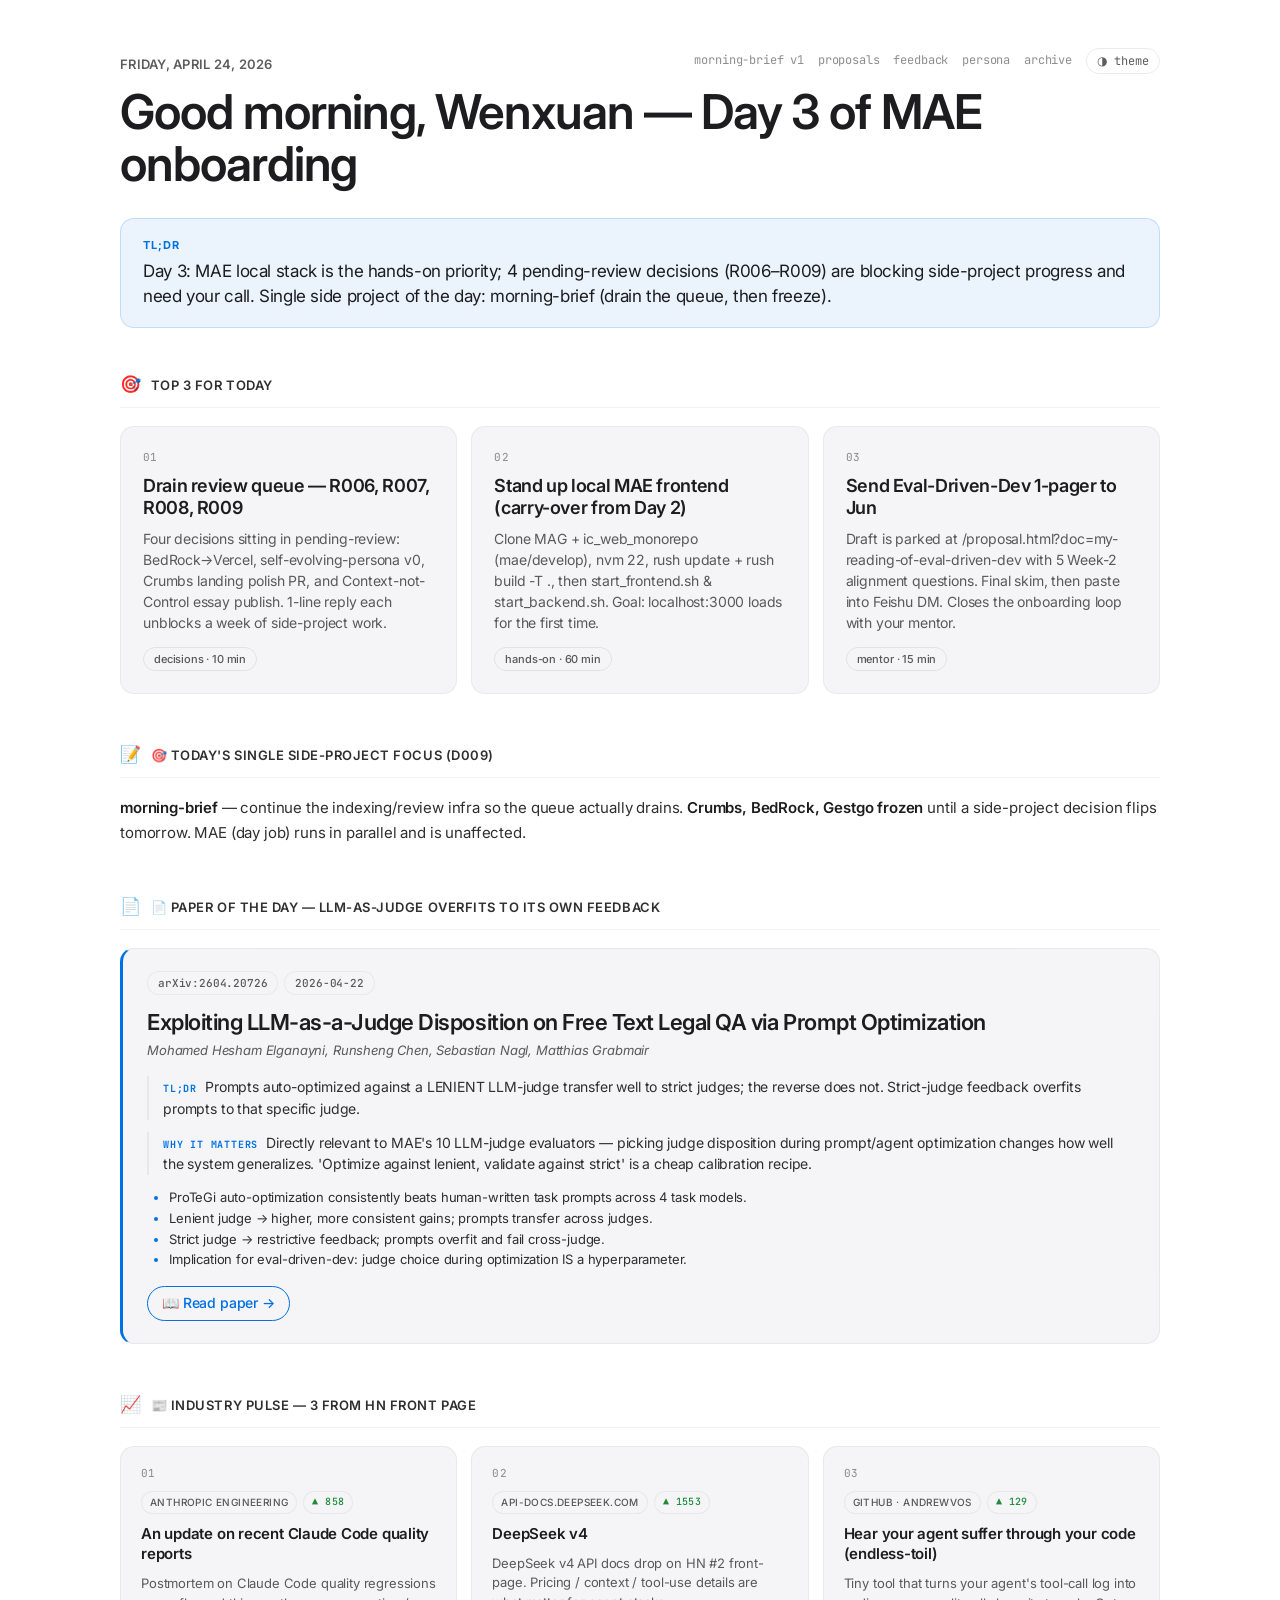
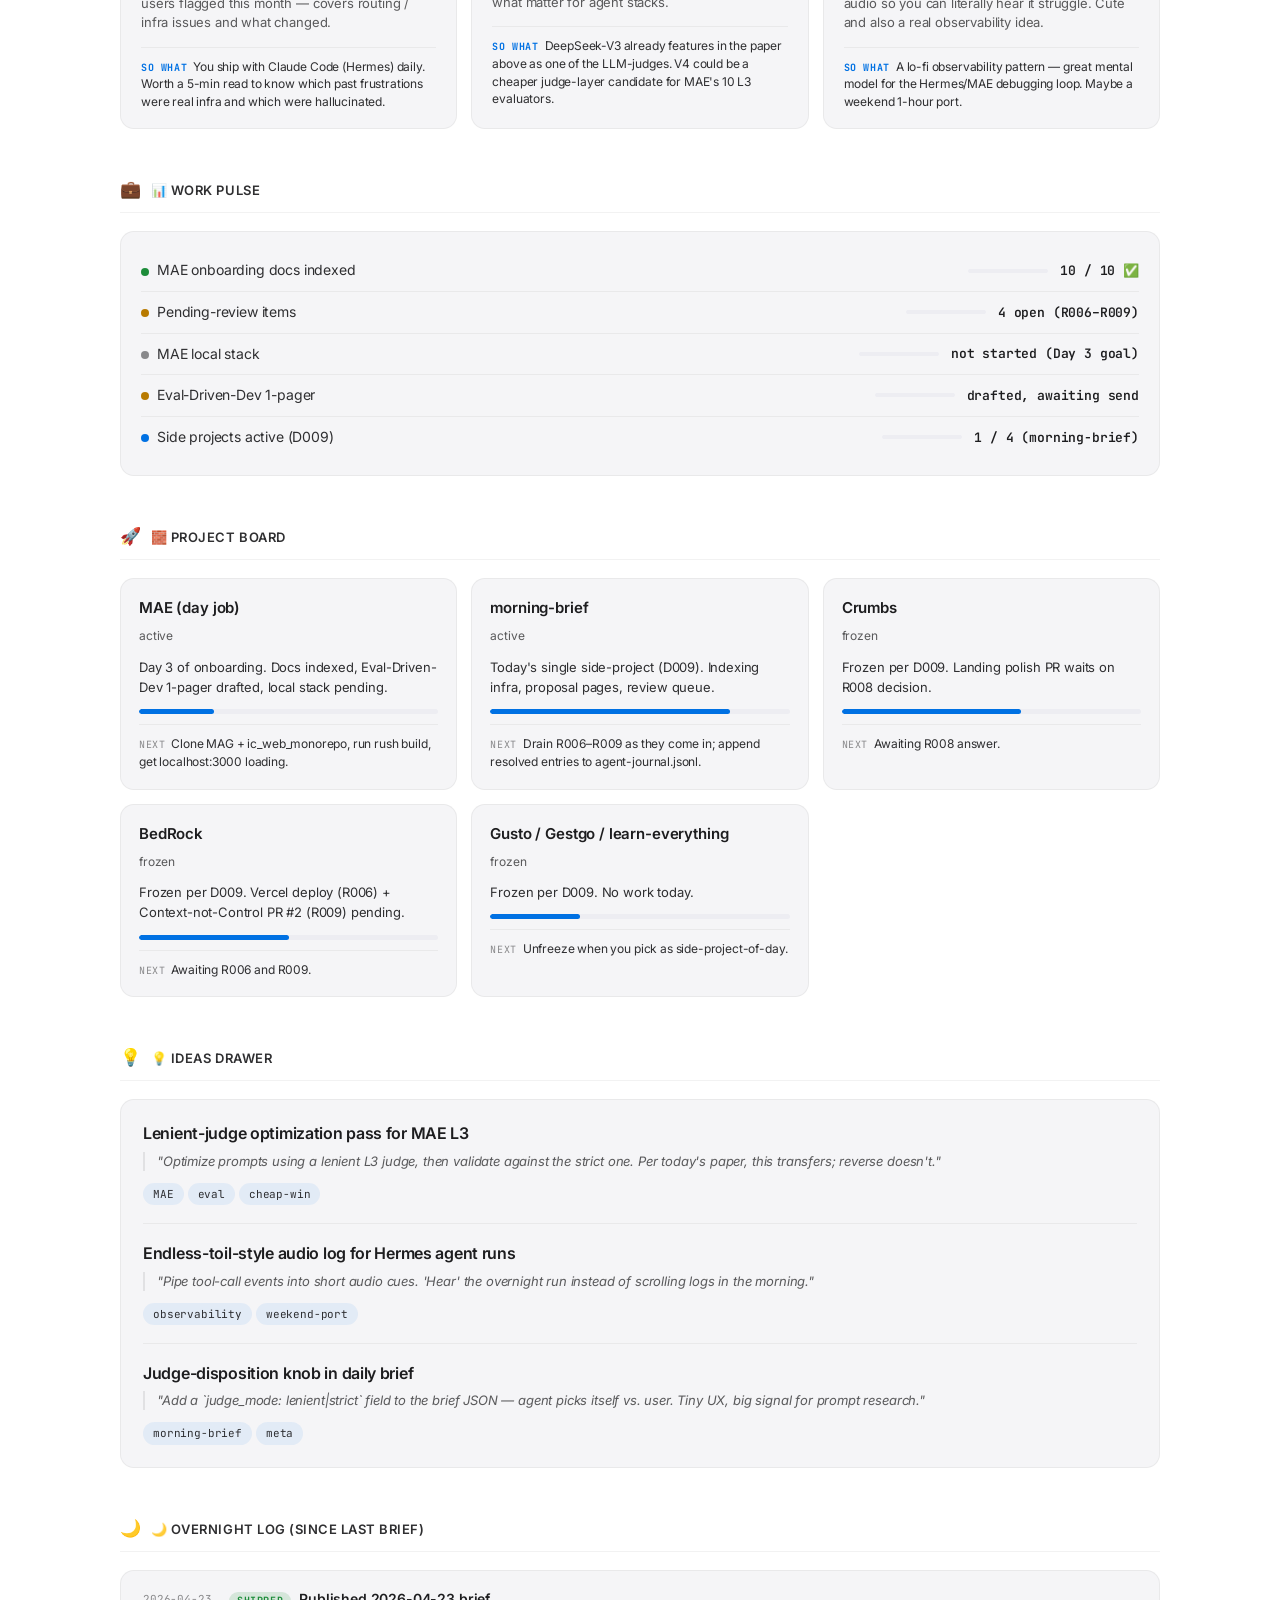
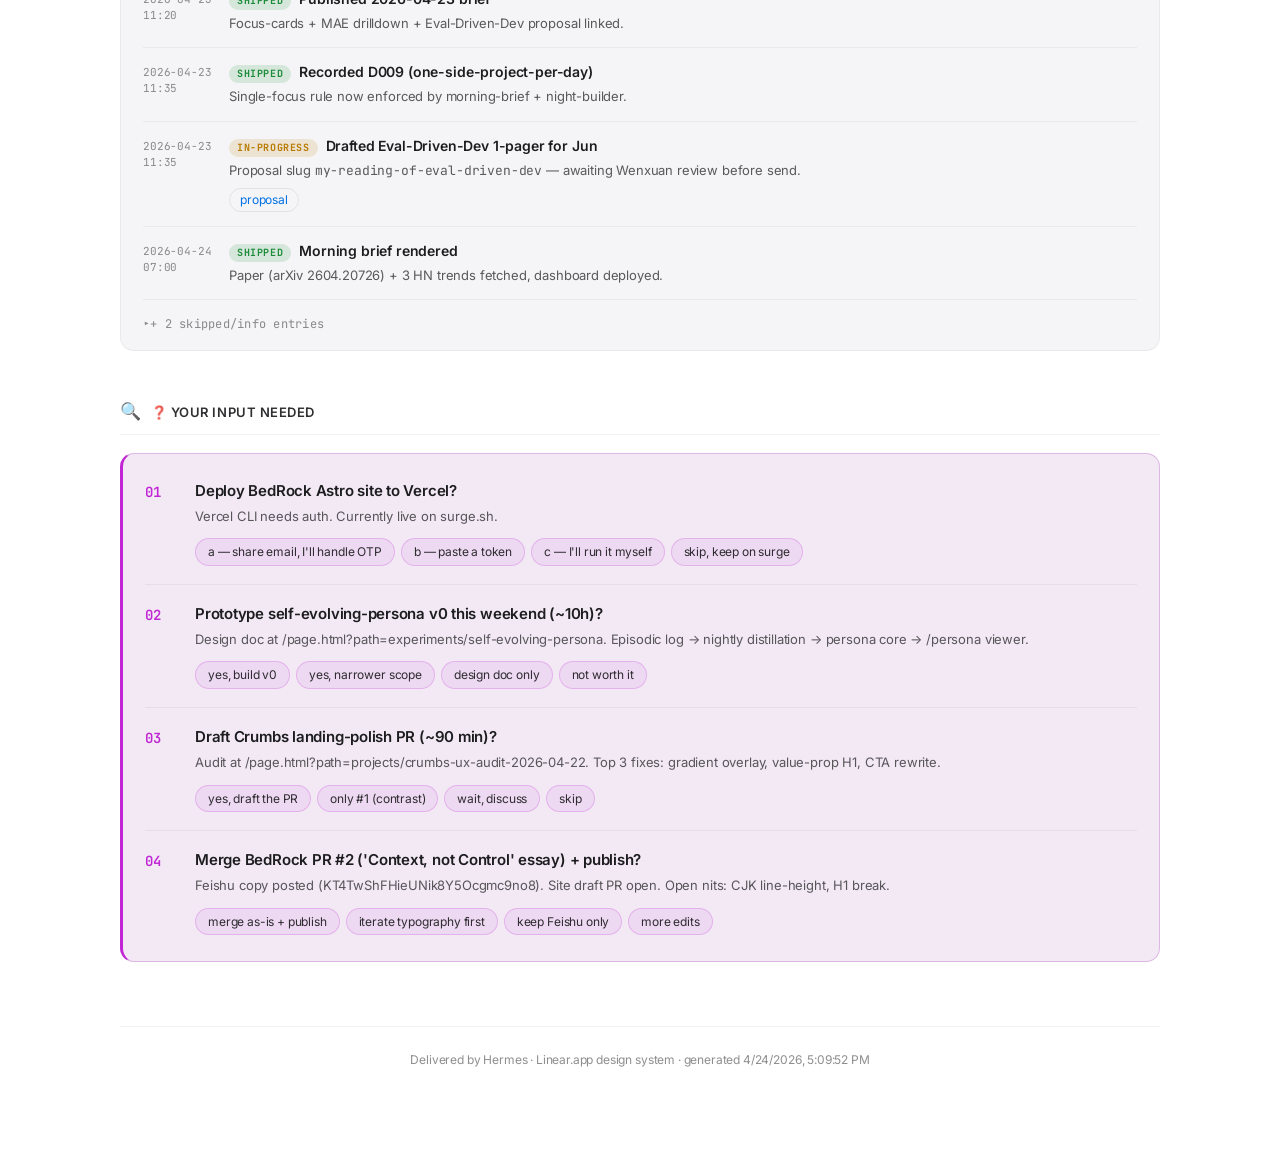
<file: index.html>
<!DOCTYPE html>
<html lang="en">
<head>
<meta charset="UTF-8">
<meta name="viewport" content="width=device-width, initial-scale=1.0">
<meta name="description" content="Wenxuan's daily morning brief — Top 3 focus, paper of the day, industry pulse, project board, and pending decisions. Self-updating dashboard.">
<meta property="og:title" content="Morning Brief — Wenxuan">
<meta property="og:description" content="Daily Top-3 focus, paper of the day, HN pulse, project board, pending review queue.">
<meta property="og:type" content="website">
<meta property="og:url" content="https://taylorblue123.github.io/morning-brief/">
<meta name="theme-color" content="#0d0e10">
<title>Morning Brief</title>
<link rel="icon" href="data:image/svg+xml,%3Csvg xmlns='http://www.w3.org/2000/svg' viewBox='0 0 100 100'%3E%3Ctext y='.9em' font-size='90'%3E🌅%3C/text%3E%3C/svg%3E">
<link href="https://fonts.googleapis.com/css2?family=Inter:wght@300;400;500;600&family=JetBrains+Mono:wght@400;500&display=swap" rel="stylesheet">
<link rel="stylesheet" href="./assets/style.css">
</head>
<body>
<div class="container">
  <div id="root"><div class="loading">loading latest brief…</div></div>
</div>
<script src="./assets/render.js"></script>
</body>
</html>
</file>
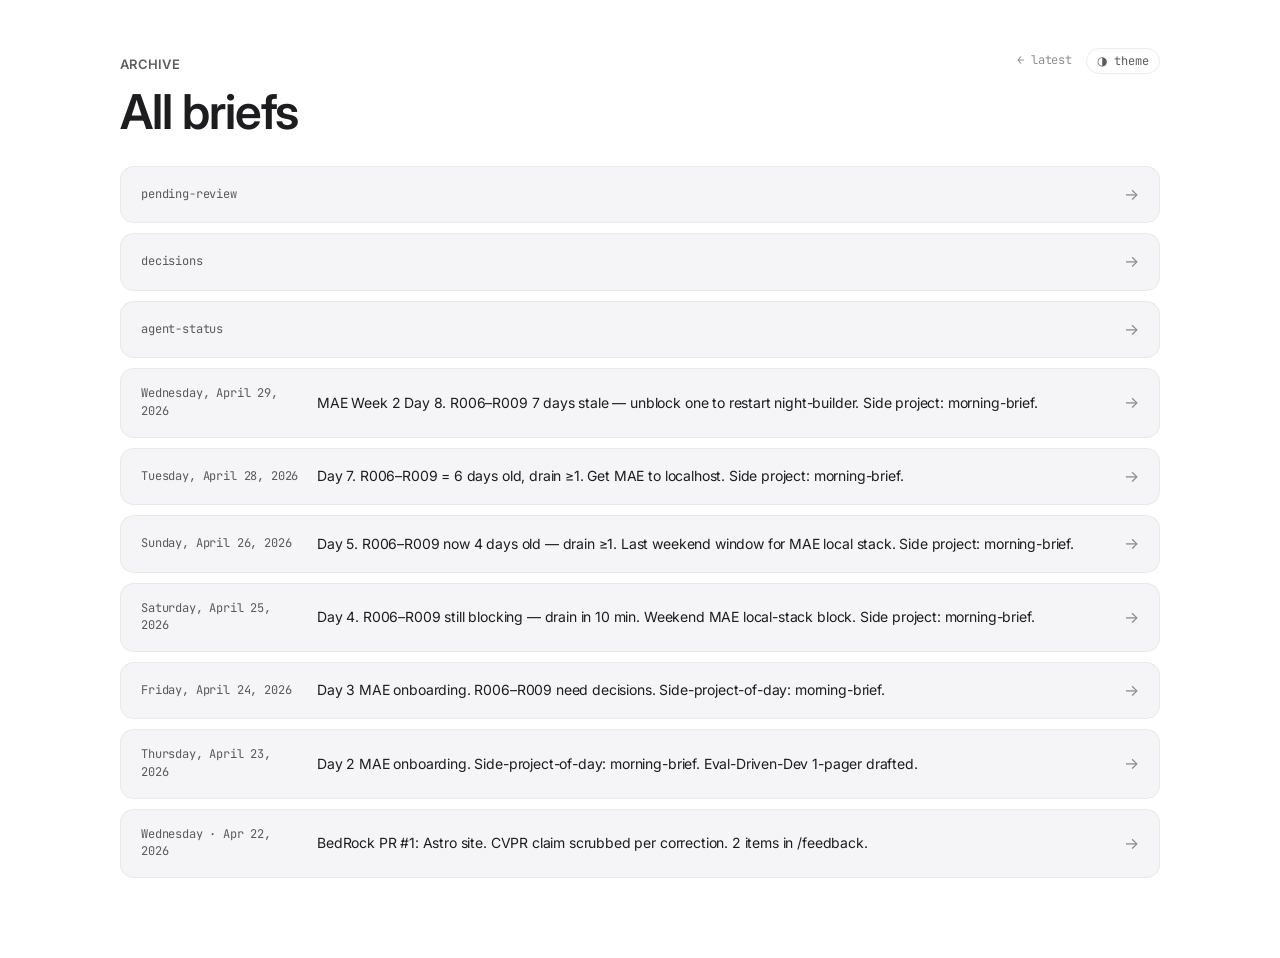
<file: archive.html>
<!DOCTYPE html>
<html lang="en">
<head>
<meta charset="UTF-8">
<meta name="viewport" content="width=device-width, initial-scale=1.0">
<title>Morning Brief — Archive</title>
<link rel="icon" href="data:image/svg+xml,%3Csvg xmlns='http://www.w3.org/2000/svg' viewBox='0 0 100 100'%3E%3Ctext y='.9em' font-size='90'%3E🌅%3C/text%3E%3C/svg%3E">
<link href="https://fonts.googleapis.com/css2?family=Inter:wght@300;400;500;600&family=JetBrains+Mono:wght@400;500&display=swap" rel="stylesheet">
<link rel="stylesheet" href="./assets/style.css">
<script>(function(){const s=localStorage.getItem("morningbrief.theme");if(s==="light"||s==="dark")document.documentElement.setAttribute("data-theme",s);})();</script>
</head>
<body>
<div class="container">
  <div class="header">
    <div class="date-line">Archive</div>
    <div class="stamp">
      <a href="./index.html">← latest</a>
      <button class="theme-toggle" onclick="(function(){const c=document.documentElement.getAttribute('data-theme');const os=matchMedia('(prefers-color-scheme: dark)').matches?'dark':'light';const n=c?(c==='dark'?'light':'dark'):(os==='dark'?'light':'dark');document.documentElement.setAttribute('data-theme',n);localStorage.setItem('morningbrief.theme',n);})()">◑ theme</button>
    </div>
  </div>
  <h1>All briefs</h1>
  <div id="list"><div class="loading">loading…</div></div>
</div>
<script>
const esc = s => String(s ?? "").replace(/[&<>"']/g, c => ({"&":"&amp;","<":"&lt;",">":"&gt;","\"":"&quot;","'":"&#39;"}[c]));
fetch("./data/index.json", { cache: "no-cache" })
  .then(r => r.json())
  .then(idx => {
    const items = (idx.briefs || []).sort((a,b) => b.date.localeCompare(a.date));
    document.getElementById("list").innerHTML = items.length === 0
      ? `<div class="loading">No briefs yet.</div>`
      : `<div class="archive-list">${items.map(b => `
          <a class="archive-item" href="./index.html?date=${esc(b.date)}">
            <span class="archive-date">${esc(b.date_display || b.date)}</span>
            <span class="archive-tldr">${esc(b.tldr_short || b.tldr || "")}</span>
            <span class="archive-arrow">→</span>
          </a>`).join("")}</div>`;
  })
  .catch(e => {
    document.getElementById("list").innerHTML = `<div class="error">Could not load archive: ${esc(e.message)}</div>`;
  });
</script>
</body>
</html>
</file>
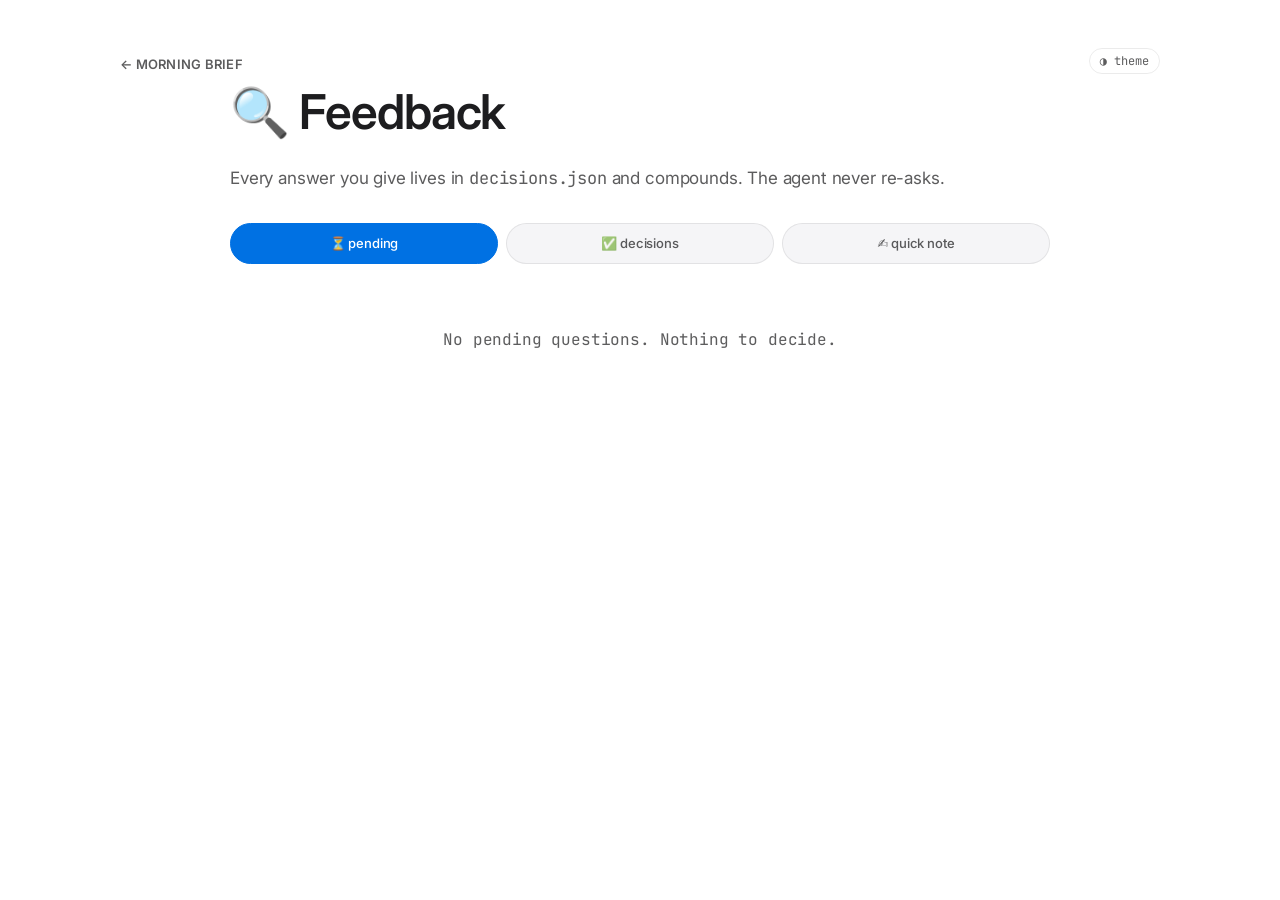
<file: feedback.html>
<!DOCTYPE html>
<html lang="en">
<head>
<meta charset="UTF-8">
<meta name="viewport" content="width=device-width, initial-scale=1.0">
<title>Feedback · Morning Brief</title>
<link rel="icon" href="data:image/svg+xml,%3Csvg xmlns='http://www.w3.org/2000/svg' viewBox='0 0 100 100'%3E%3Ctext y='.9em' font-size='90'%3E🔍%3C/text%3E%3C/svg%3E">
<link href="https://fonts.googleapis.com/css2?family=Inter:wght@300;400;500;600&family=JetBrains+Mono:wght@400;500&display=swap" rel="stylesheet">
<link rel="stylesheet" href="./assets/style.css">
<script>(function(){const s=localStorage.getItem("morningbrief.theme");if(s)document.documentElement.setAttribute("data-theme",s);})();</script>
<style>
  .fb-hero { max-width: 820px; margin: 0 auto 32px; }
  .fb-tabs { display: flex; gap: 8px; margin-bottom: 24px; max-width: 820px; margin-left: auto; margin-right: auto; }
  .fb-tab { flex: 1; text-align: center; padding: 10px 14px; border: 1px solid var(--border); border-radius: var(--radius-pill); font-size: 13px; font-weight: 510; color: var(--text-3); cursor: pointer; background: var(--bg-alt); transition: all 0.15s; }
  .fb-tab.active { background: var(--accent); color: #fff; border-color: var(--accent); }
  .fb-body { max-width: 820px; margin: 0 auto; }
  .fb-section { display: none; }
  .fb-section.active { display: block; }
  .decision-card { background: var(--bg-alt); border: 1px solid var(--border-subtle); border-radius: var(--radius-card); padding: 18px 20px; margin: 10px 0; }
  .decision-id { font-family: var(--font-mono); font-size: 11px; color: var(--accent); font-weight: 700; letter-spacing: 0.06em; }
  .decision-topic { font-family: var(--font-display); font-size: 16px; font-weight: 600; color: var(--text); margin: 4px 0; letter-spacing: -0.015em; }
  .decision-q { font-size: 13px; color: var(--text-3); font-style: italic; }
  .decision-choice { margin-top: 10px; padding: 10px 12px; background: var(--accent-soft); border-left: 3px solid var(--accent); border-radius: var(--radius-small); }
  .decision-choice-label { font-size: 10px; font-weight: 700; color: var(--accent); text-transform: uppercase; letter-spacing: 0.06em; margin-bottom: 2px; font-family: var(--font-mono); }
  .decision-choice-text { font-size: 14px; color: var(--text); font-weight: 510; }
  .decision-detail { font-size: 13px; color: var(--text-2); margin-top: 6px; line-height: 1.5; }
  .decision-source { margin-top: 8px; font-size: 11px; color: var(--text-4); font-family: var(--font-mono); }
  .pending-card { background: color-mix(in srgb, var(--rose) 5%, var(--bg-alt)); border: 1px solid color-mix(in srgb, var(--rose) 20%, var(--border-subtle)); border-left: 3px solid var(--rose); border-radius: var(--radius-card); padding: 18px 20px; margin: 10px 0; }
  .pending-q { font-family: var(--font-display); font-size: 16px; font-weight: 600; color: var(--text); margin-bottom: 6px; }
  .pending-ctx { font-size: 13px; color: var(--text-3); line-height: 1.5; margin-bottom: 12px; }
  .pending-opts { display: flex; flex-wrap: wrap; gap: 6px; }
  .pending-opt { padding: 6px 14px; border-radius: var(--radius-pill); border: 1px solid color-mix(in srgb, var(--rose) 22%, var(--border)); background: transparent; color: var(--text-2); font-size: 12px; cursor: pointer; transition: all 0.15s; font-family: var(--font-body); }
  .pending-opt:hover { background: var(--rose); color: #fff; border-color: var(--rose); }
  .pending-opt.selected { background: var(--rose); color: #fff; border-color: var(--rose); }
  .quick-note {
    width: 100%; background: var(--bg-alt); border: 1px solid var(--border-subtle);
    border-radius: var(--radius-card); padding: 14px 16px; font-family: var(--font-body);
    font-size: 14px; color: var(--text); margin-top: 12px; resize: vertical; min-height: 90px;
  }
  .quick-note:focus { outline: 2px solid var(--accent); outline-offset: -2px; border-color: transparent; }
  .fb-submit-bar {
    display: flex; gap: 10px; align-items: center; flex-wrap: wrap;
    margin-top: 18px; padding: 16px 18px;
    background: var(--bg-alt); border: 1px solid var(--border-subtle);
    border-radius: var(--radius-card);
  }
  .fb-btn { padding: 8px 20px; border-radius: var(--radius-pill); border: 1px solid var(--accent); background: var(--accent); color: #fff; font-family: var(--font-body); font-size: 14px; font-weight: 510; cursor: pointer; transition: all 0.15s; }
  .fb-btn:hover { background: var(--accent-hover); border-color: var(--accent-hover); }
  .fb-btn.ghost { background: transparent; color: var(--accent); }
  .fb-btn.ghost:hover { background: var(--accent); color: #fff; }
  .fb-hint { font-size: 12px; color: var(--text-3); }

  /* Sticky submit bar */
  .sticky-submit {
    position: fixed; bottom: 0; left: 0; right: 0; z-index: 100;
    background: var(--bg); border-top: 2px solid var(--accent);
    padding: 14px 20px; display: none; align-items: center; justify-content: center; gap: 14px;
    box-shadow: 0 -4px 20px rgba(0,0,0,0.12);
    animation: slideUp 0.25s ease-out;
  }
  .sticky-submit.visible { display: flex; }
  .sticky-submit .pick-count { font-size: 14px; font-weight: 600; color: var(--text); }
  .sticky-submit .pick-count span { color: var(--accent); }
  .sticky-submit .fb-btn { font-size: 15px; padding: 10px 28px; }
  .sticky-submit .fb-btn.primary { background: var(--rose); border-color: var(--rose); }
  .sticky-submit .fb-btn.primary:hover { filter: brightness(1.1); }
  .sticky-submit .status-msg { font-size: 13px; color: var(--text-3); }
  @keyframes slideUp { from { transform: translateY(100%); } to { transform: translateY(0); } }
  /* Pad bottom so sticky bar doesn't cover content */
  .fb-body { padding-bottom: 80px; }
</style>
</head>
<body>
<div class="container">
  <div class="header">
    <a class="date-line" href="./index.html" style="text-decoration:none">← morning brief</a>
    <div class="stamp"><button class="theme-toggle" onclick="(function(){const c=document.documentElement.getAttribute('data-theme');const os=matchMedia('(prefers-color-scheme: dark)').matches?'dark':'light';const n=c?(c==='dark'?'light':'dark'):(os==='dark'?'light':'dark');document.documentElement.setAttribute('data-theme',n);localStorage.setItem('morningbrief.theme',n);})()">◑ theme</button></div>
  </div>

  <div class="fb-hero">
    <h1>🔍 Feedback</h1>
    <div style="font-size:17px;color:var(--text-3);margin-top:8px;line-height:1.5;">
      Every answer you give lives in <code>decisions.json</code> and compounds. The agent never re-asks.
    </div>
  </div>

  <div class="fb-tabs">
    <div class="fb-tab active" data-tab="pending">⏳ pending</div>
    <div class="fb-tab" data-tab="decisions">✅ decisions</div>
    <div class="fb-tab" data-tab="note">✍️ quick note</div>
  </div>

  <div class="fb-body">
    <div id="tab-pending" class="fb-section active">
      <div id="pending-list"><div class="loading">loading…</div></div>
    </div>

    <div id="tab-decisions" class="fb-section">
      <div id="decisions-list"><div class="loading">loading…</div></div>
    </div>

    <div id="tab-note" class="fb-section">
      <div class="decision-card">
        <div class="decision-topic">Send a quick note to tomorrow's brief</div>
        <div class="decision-q">Any idea, correction, or feature ask. The agent will pick this up on the next run.</div>
        <textarea id="quick-note" class="quick-note" placeholder="e.g. prefer green bars over amber · add a weather block · Gestgo needs a landing page"></textarea>
        <div class="fb-submit-bar">
          <button class="fb-btn" id="submit-gh">📮 Submit via GitHub (1-click, real)</button>
          <button class="fb-btn" id="copy-reply">Copy as chat reply</button>
          <button class="fb-btn ghost" id="clear-all">Clear all picks</button>
          <span class="fb-hint">Submit opens a prefilled GitHub Issue — the agent picks it up within ~10 min and writes to decisions.json.</span>
        </div>
      </div>
    </div>
  </div>
</div>

<!-- Sticky submit bar -->
<div class="sticky-submit" id="sticky-bar">
  <div class="pick-count"><span id="pick-num">0</span> pick(s) selected</div>
  <button class="fb-btn primary" id="sticky-submit-gh">📮 Submit via GitHub Issue</button>
  <button class="fb-btn" id="sticky-copy">📋 Copy for Feishu</button>
  <button class="fb-btn ghost" id="sticky-clear">✕ Clear</button>
  <div class="status-msg" id="sticky-status"></div>
</div>

<script>
const esc = s => String(s ?? "").replace(/[&<>"']/g, c => ({"&":"&amp;","<":"&lt;",">":"&gt;","\"":"&quot;","'":"&#39;"}[c]));
const PICKS_KEY = "morningbrief.picks";

function loadPicks() { try { return JSON.parse(localStorage.getItem(PICKS_KEY) || "{}"); } catch(e) { return {}; } }
function savePicks(p) { localStorage.setItem(PICKS_KEY, JSON.stringify(p)); updateStickyBar(); }

function updateStickyBar() {
  const picks = loadPicks();
  const note = document.getElementById("quick-note")?.value?.trim() || "";
  const count = Object.keys(picks).length + (note ? 1 : 0);
  const bar = document.getElementById("sticky-bar");
  const num = document.getElementById("pick-num");
  num.textContent = Object.keys(picks).length;
  bar.classList.toggle("visible", count > 0);
}

function buildFeedbackText(markdown) {
  const picks = loadPicks();
  const note = document.getElementById("quick-note")?.value?.trim() || "";
  const lines = [];
  if (Object.keys(picks).length) {
    lines.push(markdown ? "## Feedback picks" : "Feedback:");
    lines.push("");
    Object.entries(picks).forEach(([id, choice]) => lines.push(markdown ? `- **${id}**: ${choice}` : `- ${id}: ${choice}`));
  }
  if (note) { lines.push(""); lines.push(markdown ? "## Note" : "Note:"); lines.push(""); lines.push(note); }
  return lines;
}

async function fetchJSON(url) {
  const r = await fetch(url + `?t=${Date.now()}`, { cache: "no-store" });
  if (!r.ok) throw new Error(`HTTP ${r.status}`);
  return r.json();
}

async function renderPending() {
  const el = document.getElementById("pending-list");
  try {
    const d = await fetchJSON("./data/pending-review.json");
    const items = d.items || [];
    if (items.length === 0) {
      el.innerHTML = `<div class="loading" style="padding:40px 20px;">No pending questions. Nothing to decide.</div>`;
      return;
    }
    const picks = loadPicks();
    el.innerHTML = items.map(it => `
      <div class="pending-card" data-qid="${esc(it.id)}">
        <div class="decision-id">${esc(it.id)} · ${esc(it.topic || "")}</div>
        <div class="pending-q">${esc(it.question)}</div>
        ${it.context ? `<div class="pending-ctx">${esc(it.context)}</div>` : ""}
        <div class="pending-opts">
          ${(it.options || []).map(o => `<button class="pending-opt ${picks[it.id] === o ? "selected" : ""}" data-opt="${esc(o)}">${esc(o)}</button>`).join("")}
        </div>
      </div>
    `).join("");
    el.querySelectorAll(".pending-opt").forEach(btn => {
      btn.addEventListener("click", (e) => {
        const card = btn.closest(".pending-card");
        const qid = card.dataset.qid;
        card.querySelectorAll(".pending-opt").forEach(b => b.classList.remove("selected"));
        btn.classList.add("selected");
        const picks = loadPicks();
        picks[qid] = btn.dataset.opt;
        savePicks(picks);
      });
    });
  } catch (e) {
    el.innerHTML = `<div class="error">Could not load pending: ${esc(e.message)}</div>`;
  }
}

async function renderDecisions() {
  const el = document.getElementById("decisions-list");
  try {
    const d = await fetchJSON("./data/decisions.json");
    const items = (d.decisions || []).slice().reverse();
    el.innerHTML = items.map(x => `
      <div class="decision-card">
        <div class="decision-id">${esc(x.id)} · ${esc(x.date)} · ${esc(x.topic)}</div>
        <div class="decision-topic">${esc(x.question)}</div>
        <div class="decision-choice">
          <div class="decision-choice-label">Choice</div>
          <div class="decision-choice-text">${esc(x.choice)}</div>
          ${x.detail ? `<div class="decision-detail">${esc(x.detail)}</div>` : ""}
        </div>
        ${x.source ? `<div class="decision-source">${esc(x.source)}</div>` : ""}
      </div>
    `).join("");
  } catch (e) {
    el.innerHTML = `<div class="error">Could not load decisions: ${esc(e.message)}</div>`;
  }
}

// Tabs
document.querySelectorAll(".fb-tab").forEach(t => {
  t.addEventListener("click", () => {
    document.querySelectorAll(".fb-tab").forEach(x => x.classList.remove("active"));
    document.querySelectorAll(".fb-section").forEach(x => x.classList.remove("active"));
    t.classList.add("active");
    document.getElementById(`tab-${t.dataset.tab}`).classList.add("active");
  });
});

// Copy reply button
document.getElementById("copy-reply").addEventListener("click", async () => {
  const lines = buildFeedbackText(false);
  if (!lines.length) { alert("Pick some answers or write a note first."); return; }
  const text = lines.join("\n");
  try { await navigator.clipboard.writeText(text); alert("Copied — paste into Feishu"); }
  catch (e) { prompt("Copy this manually:", text); }
});

document.getElementById("clear-all").addEventListener("click", () => {
  if (confirm("Clear all picks and note?")) {
    localStorage.removeItem(PICKS_KEY);
    document.getElementById("quick-note").value = "";
    renderPending();
    updateStickyBar();
  }
});

function openGitHubIssue() {
  const lines = buildFeedbackText(true);
  if (!lines.length) { alert("Pick some answers or write a note first."); return; }
  lines.push("");
  lines.push("---");
  lines.push(`_Submitted from feedback page at ${new Date().toISOString()}_`);
  const body = lines.join("\n");
  const picks = loadPicks();
  const title = `feedback: ${Object.keys(picks).length} pick(s)${document.getElementById("quick-note")?.value?.trim() ? " + note" : ""} — ${new Date().toISOString().slice(0,16).replace("T"," ")}`;
  const url = `https://github.com/Taylorblue123/morning-brief/issues/new?labels=feedback&title=${encodeURIComponent(title)}&body=${encodeURIComponent(body)}`;
  window.open(url, "_blank", "noopener");
}

document.getElementById("submit-gh").addEventListener("click", openGitHubIssue);

// Sticky bar buttons
document.getElementById("sticky-submit-gh").addEventListener("click", openGitHubIssue);

document.getElementById("sticky-copy").addEventListener("click", async () => {
  const lines = buildFeedbackText(false);
  if (!lines.length) return;
  const text = lines.join("\n");
  try {
    await navigator.clipboard.writeText(text);
    document.getElementById("sticky-status").textContent = "✅ Copied to clipboard!";
    setTimeout(() => { document.getElementById("sticky-status").textContent = ""; }, 2000);
  } catch (e) { prompt("Copy this manually:", text); }
});

document.getElementById("sticky-clear").addEventListener("click", () => {
  if (confirm("Clear all picks and note?")) {
    localStorage.removeItem(PICKS_KEY);
    document.getElementById("quick-note").value = "";
    renderPending();
    updateStickyBar();
  }
});

// Watch quick-note changes for sticky bar
document.getElementById("quick-note")?.addEventListener("input", updateStickyBar);

renderPending();
renderDecisions();
updateStickyBar();
</script>
</body>
</html>
</file>
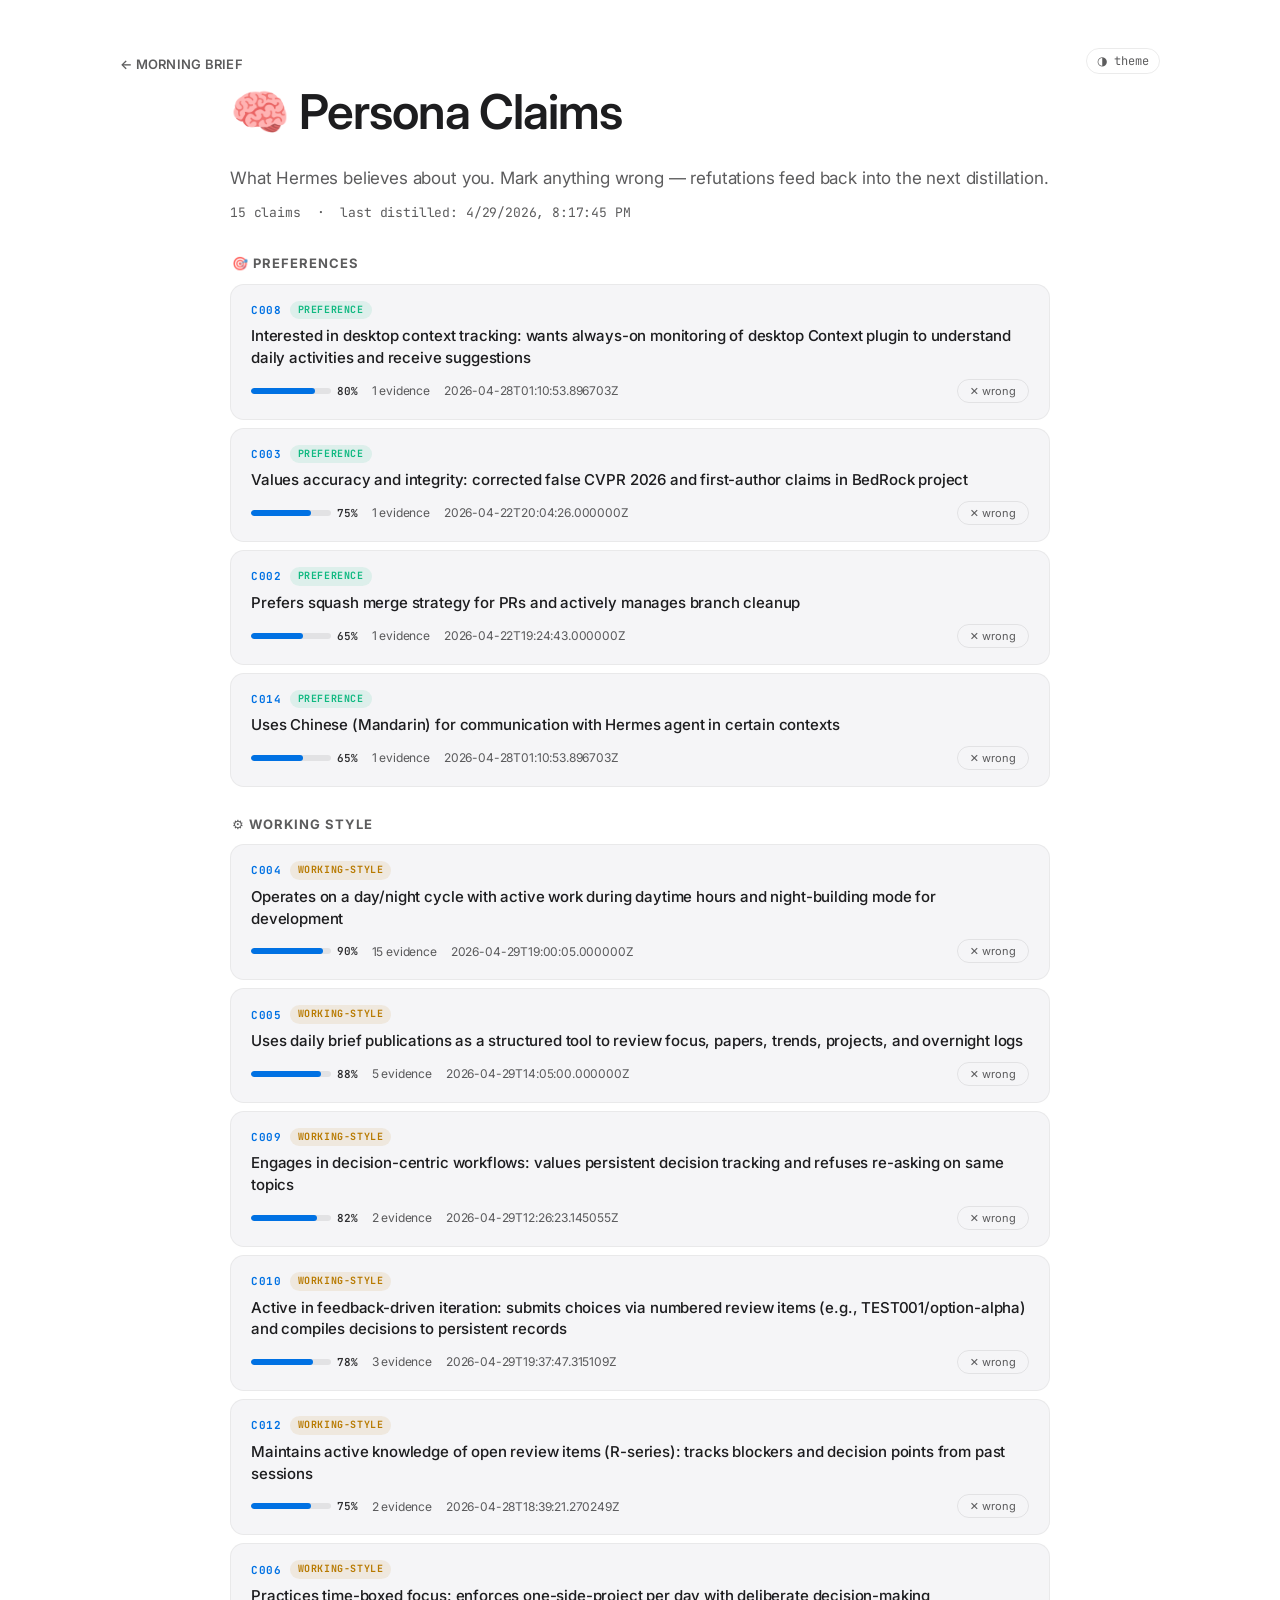
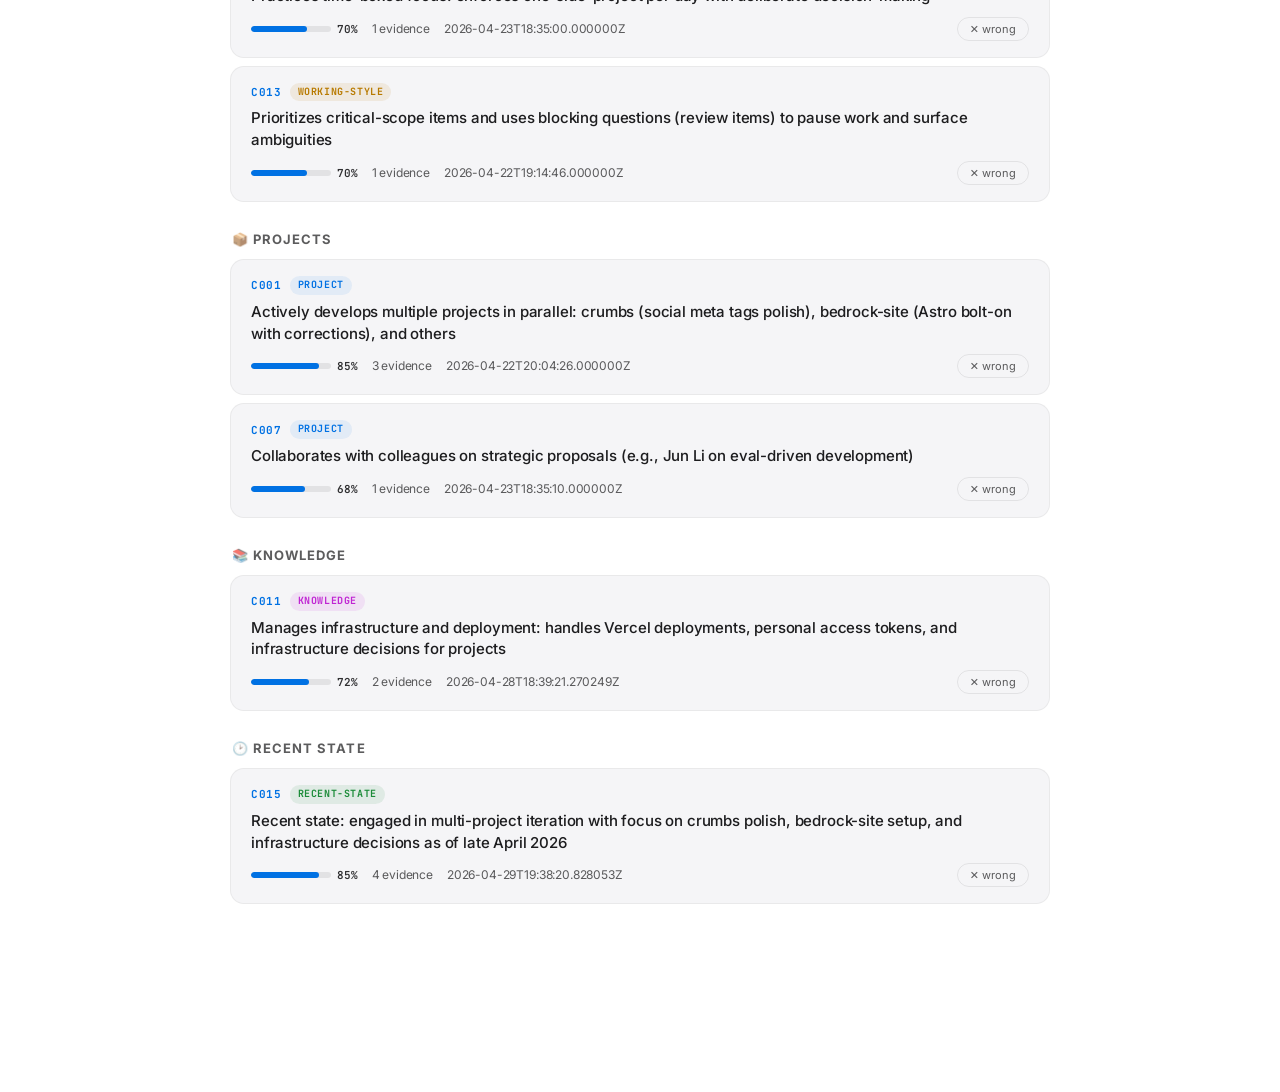
<file: persona.html>
<!DOCTYPE html>
<html lang="en">
<head>
<meta charset="UTF-8">
<meta name="viewport" content="width=device-width, initial-scale=1.0">
<title>Persona · Morning Brief</title>
<link rel="icon" href="data:image/svg+xml,%3Csvg xmlns='http://www.w3.org/2000/svg' viewBox='0 0 100 100'%3E%3Ctext y='.9em' font-size='90'%3E🧠%3C/text%3E%3C/svg%3E">
<link href="https://fonts.googleapis.com/css2?family=Inter:wght@300;400;500;600&family=JetBrains+Mono:wght@400;500&display=swap" rel="stylesheet">
<link rel="stylesheet" href="./assets/style.css">
<script>(function(){const s=localStorage.getItem("morningbrief.theme");if(s)document.documentElement.setAttribute("data-theme",s);})();</script>
<style>
  .persona-hero { max-width: 820px; margin: 0 auto 32px; }
  .persona-meta { display: flex; gap: 16px; flex-wrap: wrap; margin-top: 12px; font-size: 13px; color: var(--text-3); font-family: var(--font-mono); }
  .persona-body { max-width: 820px; margin: 0 auto; padding-bottom: 80px; }

  .cat-group { margin-bottom: 28px; }
  .cat-heading {
    font-family: var(--font-display); font-size: 13px; font-weight: 700;
    text-transform: uppercase; letter-spacing: 0.08em; color: var(--text-3);
    margin-bottom: 10px; padding-left: 2px;
  }

  .claim-card {
    background: var(--bg-alt); border: 1px solid var(--border-subtle);
    border-radius: var(--radius-card); padding: 16px 20px; margin: 8px 0;
    transition: border-color 0.2s, opacity 0.2s;
  }
  .claim-card.refuted {
    border-color: var(--rose); opacity: 0.65;
  }
  .claim-card.refuted .claim-text { text-decoration: line-through; }

  .claim-top { display: flex; align-items: center; gap: 8px; margin-bottom: 6px; }
  .claim-id { font-family: var(--font-mono); font-size: 11px; color: var(--accent); font-weight: 700; letter-spacing: 0.06em; }
  .claim-badge {
    font-size: 10px; font-weight: 700; text-transform: uppercase; letter-spacing: 0.06em;
    padding: 2px 8px; border-radius: var(--radius-pill);
    background: var(--accent-soft); color: var(--accent); font-family: var(--font-mono);
  }
  .claim-badge.preference { background: rgba(16,185,129,0.10); color: var(--emerald); }
  .claim-badge.working-style { background: rgba(184,122,0,0.10); color: var(--amber); }
  .claim-badge.project { background: var(--accent-soft); color: var(--accent); }
  .claim-badge.knowledge { background: rgba(192,38,211,0.10); color: var(--rose); }
  .claim-badge.recent-state { background: rgba(29,140,58,0.10); color: var(--green); }

  .claim-text { font-family: var(--font-display); font-size: 15px; font-weight: 510; color: var(--text); line-height: 1.45; margin-bottom: 10px; }

  .claim-stats { display: flex; align-items: center; gap: 14px; font-size: 12px; color: var(--text-3); flex-wrap: wrap; }
  .confidence-bar-wrap {
    display: flex; align-items: center; gap: 6px;
  }
  .confidence-bar {
    width: 80px; height: 6px; background: var(--border); border-radius: 3px; overflow: hidden;
  }
  .confidence-fill {
    height: 100%; border-radius: 3px; background: var(--accent);
    transition: width 0.3s;
  }
  .confidence-val { font-family: var(--font-mono); font-size: 11px; font-weight: 600; color: var(--text-2); }

  .refute-btn {
    margin-left: auto; padding: 4px 12px; border-radius: var(--radius-pill);
    border: 1px solid var(--border); background: transparent; color: var(--text-3);
    font-size: 11px; cursor: pointer; font-family: var(--font-body); transition: all 0.15s;
  }
  .refute-btn:hover { border-color: var(--rose); color: var(--rose); }
  .claim-card.refuted .refute-btn { background: var(--rose); color: #fff; border-color: var(--rose); }

  /* Sticky submit bar */
  .sticky-submit {
    position: fixed; bottom: 0; left: 0; right: 0; z-index: 100;
    background: var(--bg); border-top: 2px solid var(--rose);
    padding: 14px 20px; display: none; align-items: center; justify-content: center; gap: 14px;
    box-shadow: 0 -4px 20px rgba(0,0,0,0.12);
    animation: slideUp 0.25s ease-out;
  }
  .sticky-submit.visible { display: flex; }
  .sticky-submit .pick-count { font-size: 14px; font-weight: 600; color: var(--text); }
  .sticky-submit .pick-count span { color: var(--rose); }
  .fb-btn { padding: 8px 20px; border-radius: var(--radius-pill); border: 1px solid var(--accent); background: var(--accent); color: #fff; font-family: var(--font-body); font-size: 14px; font-weight: 510; cursor: pointer; transition: all 0.15s; }
  .fb-btn:hover { background: var(--accent-hover); border-color: var(--accent-hover); }
  .fb-btn.ghost { background: transparent; color: var(--accent); }
  .fb-btn.ghost:hover { background: var(--accent); color: #fff; }
  .fb-btn.primary { background: var(--rose); border-color: var(--rose); }
  .fb-btn.primary:hover { filter: brightness(1.1); }
  .status-msg { font-size: 13px; color: var(--text-3); }
  @keyframes slideUp { from { transform: translateY(100%); } to { transform: translateY(0); } }
</style>
</head>
<body>
<div class="container">
  <div class="header">
    <a class="date-line" href="./index.html" style="text-decoration:none">← morning brief</a>
    <div class="stamp"><button class="theme-toggle" onclick="(function(){const c=document.documentElement.getAttribute('data-theme');const os=matchMedia('(prefers-color-scheme: dark)').matches?'dark':'light';const n=c?(c==='dark'?'light':'dark'):(os==='dark'?'light':'dark');document.documentElement.setAttribute('data-theme',n);localStorage.setItem('morningbrief.theme',n);})()">◑ theme</button></div>
  </div>

  <div class="persona-hero">
    <h1>🧠 Persona Claims</h1>
    <div style="font-size:17px;color:var(--text-3);margin-top:8px;line-height:1.5;">
      What Hermes believes about you. Mark anything wrong — refutations feed back into the next distillation.
    </div>
    <div class="persona-meta">
      <span id="claim-count">— claims</span>
      <span>·</span>
      <span id="last-distilled">last distilled: —</span>
    </div>
  </div>

  <div class="persona-body" id="claims-body">
    <div class="loading">loading persona…</div>
  </div>
</div>

<!-- Sticky submit bar -->
<div class="sticky-submit" id="sticky-bar">
  <div class="pick-count"><span id="refute-num">0</span> refutation(s)</div>
  <button class="fb-btn primary" id="sticky-submit-gh">📮 Submit via GitHub Issue</button>
  <button class="fb-btn ghost" id="sticky-clear">✕ Clear</button>
  <div class="status-msg" id="sticky-status"></div>
</div>

<script>
const esc = s => String(s ?? "").replace(/[&<>"']/g, c => ({"&":"&amp;","<":"&lt;",">":"&gt;","\"":"&quot;","'":"&#39;"}[c]));
const REFUTE_KEY = "morningbrief.persona-refutations";
const CATEGORIES = ["preference", "working-style", "project", "knowledge", "recent-state"];
const CAT_LABELS = { "preference": "🎯 Preferences", "working-style": "⚙️ Working Style", "project": "📦 Projects", "knowledge": "📚 Knowledge", "recent-state": "🕑 Recent State" };

function loadRefutations() { try { return JSON.parse(localStorage.getItem(REFUTE_KEY) || "{}"); } catch(e) { return {}; } }
function saveRefutations(r) { localStorage.setItem(REFUTE_KEY, JSON.stringify(r)); updateStickyBar(); }

function updateStickyBar() {
  const refs = loadRefutations();
  const count = Object.keys(refs).length;
  document.getElementById("refute-num").textContent = count;
  document.getElementById("sticky-bar").classList.toggle("visible", count > 0);
}

function toggleRefute(id, text) {
  const refs = loadRefutations();
  const card = document.querySelector(`.claim-card[data-id="${id}"]`);
  if (refs[id]) {
    delete refs[id];
    card?.classList.remove("refuted");
  } else {
    refs[id] = text;
    card?.classList.add("refuted");
  }
  saveRefutations(refs);
}

function openGitHubIssue() {
  const refs = loadRefutations();
  const ids = Object.keys(refs);
  if (!ids.length) return;
  const lines = ["## Persona Refutations", ""];
  ids.forEach(id => lines.push(`- **${id}**: ~~${refs[id]}~~`));
  lines.push("", "---", `_Submitted from persona page at ${new Date().toISOString()}_`);
  const body = lines.join("\n");
  const title = `persona-refutation: ${ids.length} claim(s) — ${new Date().toISOString().slice(0,16).replace("T"," ")}`;
  const url = `https://github.com/Taylorblue123/morning-brief/issues/new?labels=persona-refutation&title=${encodeURIComponent(title)}&body=${encodeURIComponent(body)}`;
  window.open(url, "_blank", "noopener");
}

async function render() {
  const body = document.getElementById("claims-body");
  try {
    const r = await fetch(`./data/persona-claims.json?t=${Date.now()}`, { cache: "no-store" });
    if (!r.ok) throw new Error(`HTTP ${r.status}`);
    const data = await r.json();
    const claims = data.claims || [];
    const refs = loadRefutations();

    document.getElementById("claim-count").textContent = `${claims.length} claims`;
    document.getElementById("last-distilled").textContent = `last distilled: ${data.last_distilled ? new Date(data.last_distilled).toLocaleString() : "—"}`;

    // Group by category
    const grouped = {};
    CATEGORIES.forEach(c => grouped[c] = []);
    claims.forEach(cl => {
      const cat = CATEGORIES.includes(cl.category) ? cl.category : "preference";
      grouped[cat].push(cl);
    });

    // Sort each group by confidence descending
    Object.values(grouped).forEach(arr => arr.sort((a, b) => (b.confidence || 0) - (a.confidence || 0)));

    let html = "";
    CATEGORIES.forEach(cat => {
      const items = grouped[cat];
      if (!items.length) return;
      html += `<div class="cat-group">`;
      html += `<div class="cat-heading">${CAT_LABELS[cat] || esc(cat)}</div>`;
      items.forEach(cl => {
        const isRefuted = !!refs[cl.id];
        const pct = Math.round((cl.confidence || 0) * 100);
        html += `
          <div class="claim-card${isRefuted ? " refuted" : ""}" data-id="${esc(cl.id)}">
            <div class="claim-top">
              <span class="claim-id">${esc(cl.id)}</span>
              <span class="claim-badge ${esc(cl.category)}">${esc(cl.category)}</span>
            </div>
            <div class="claim-text">${esc(cl.text)}</div>
            <div class="claim-stats">
              <div class="confidence-bar-wrap">
                <div class="confidence-bar"><div class="confidence-fill" style="width:${pct}%"></div></div>
                <span class="confidence-val">${pct}%</span>
              </div>
              <span>${cl.support_count || 0} evidence</span>
              <span>${cl.last_evidence_ts || "—"}</span>
              <button class="refute-btn" onclick="toggleRefute('${esc(cl.id)}', '${esc(cl.text).replace(/'/g, "\\&#39;")}')">${isRefuted ? "✓ undo" : "✕ wrong"}</button>
            </div>
          </div>`;
      });
      html += `</div>`;
    });

    body.innerHTML = html || `<div class="loading" style="padding:40px 20px;">No persona claims yet.</div>`;
    updateStickyBar();
  } catch (e) {
    body.innerHTML = `<div class="loading" style="padding:40px 20px;">Could not load persona: ${esc(e.message)}</div>`;
  }
}

document.getElementById("sticky-submit-gh").addEventListener("click", openGitHubIssue);
document.getElementById("sticky-clear").addEventListener("click", () => {
  if (confirm("Clear all refutations?")) {
    localStorage.removeItem(REFUTE_KEY);
    render();
  }
});

render();
</script>
</body>
</html>
</file>
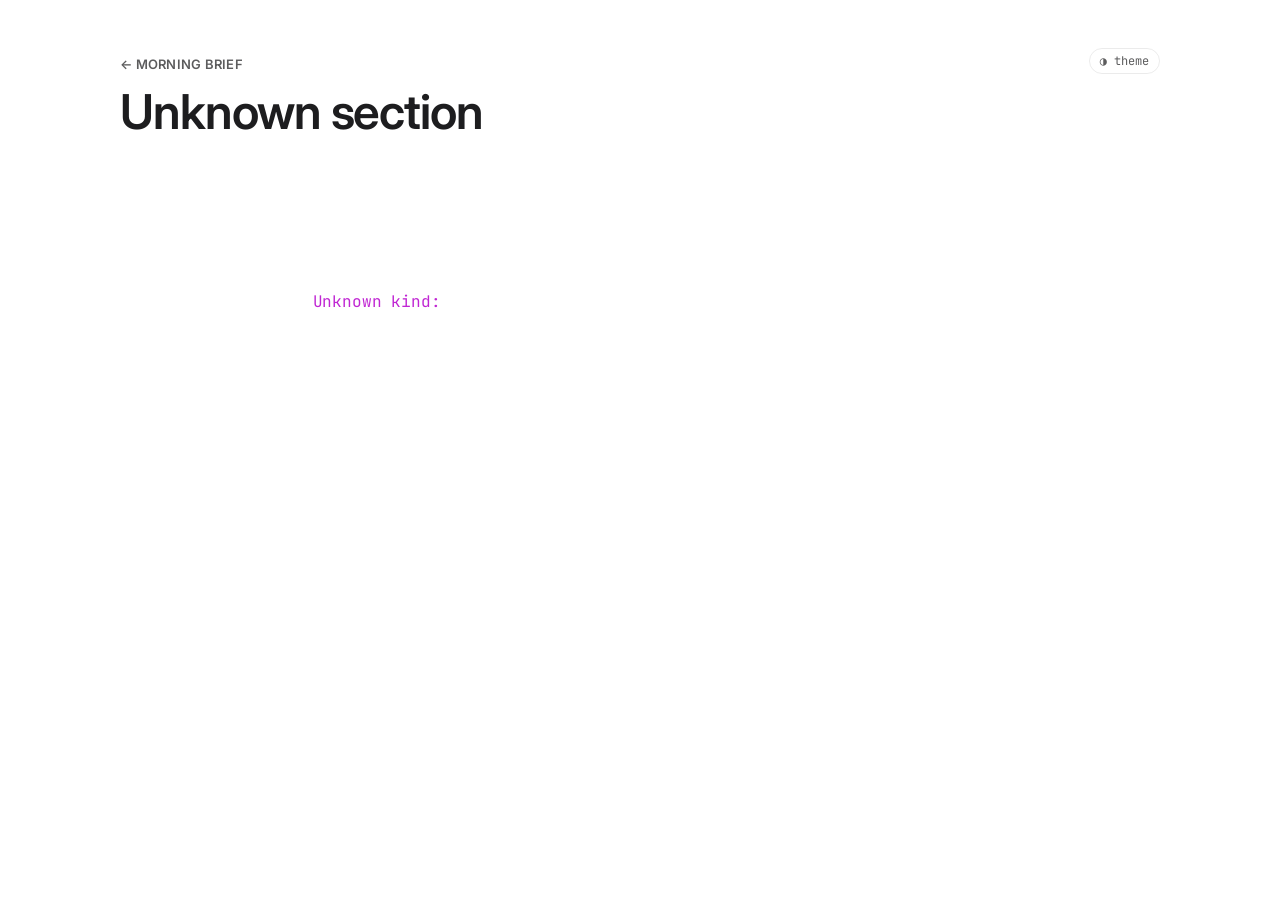
<file: section.html>
<!DOCTYPE html>
<html lang="en">
<head>
<meta charset="UTF-8">
<meta name="viewport" content="width=device-width, initial-scale=1.0">
<title>Section · Morning Brief</title>
<link rel="icon" href="data:image/svg+xml,%3Csvg xmlns='http://www.w3.org/2000/svg' viewBox='0 0 100 100'%3E%3Ctext y='.9em' font-size='90'%3E🗂%3C/text%3E%3C/svg%3E">
<link href="https://fonts.googleapis.com/css2?family=Inter:wght@300;400;500;600&family=JetBrains+Mono:wght@400;500&display=swap" rel="stylesheet">
<link rel="stylesheet" href="./assets/style.css">
<script>(function(){const s=localStorage.getItem("morningbrief.theme");if(s)document.documentElement.setAttribute("data-theme",s);})();</script>
</head>
<body>
<div class="container">
  <div class="header">
    <a class="date-line" href="./index.html" style="text-decoration:none">← morning brief</a>
    <div class="stamp"><button class="theme-toggle" onclick="(function(){const c=document.documentElement.getAttribute('data-theme');const os=matchMedia('(prefers-color-scheme: dark)').matches?'dark':'light';const n=c?(c==='dark'?'light':'dark'):(os==='dark'?'light':'dark');document.documentElement.setAttribute('data-theme',n);localStorage.setItem('morningbrief.theme',n);})()">◑ theme</button></div>
  </div>
  <h1 id="title">Section</h1>
  <div id="subtitle" style="font-size:17px;color:var(--text-3);margin-bottom:32px;"></div>
  <div id="list" class="drilldown-grid"><div class="loading">loading…</div></div>
</div>
<script>
const esc = s => String(s ?? "").replace(/[&<>"']/g, c => ({"&":"&amp;","<":"&lt;",">":"&gt;","\"":"&quot;","'":"&#39;"}[c]));
const KINDS = {
  papers:      { title: "Papers",      sub: "Academic reading — full briefs with code, figures, and interactive visualizations.", icon: "📄" },
  learning:    { title: "Learning",    sub: "MAE onboarding knowledge map — one note per internal doc or evaluator.", icon: "☀️" },
  projects:    { title: "Side projects", sub: "Live status for Crumbs, personal site, Gestgo, and whatever else I'm nudging along at night.", icon: "🚀" },
  experiments: { title: "Experiments", sub: "Overnight results with full writeups — code, plots, conclusions.", icon: "🧪" }
};

async function loadIndex(kind) {
  const url = `./data/pages/${kind}/index.json?t=${Date.now()}`;
  const r = await fetch(url, { cache: "no-store" });
  if (!r.ok) throw new Error(`HTTP ${r.status}`);
  return r.json();
}

async function main() {
  const kind = new URLSearchParams(location.search).get("kind");
  const meta = KINDS[kind];
  if (!meta) {
    document.getElementById("title").textContent = "Unknown section";
    document.getElementById("list").innerHTML = `<div class="error">Unknown kind: ${esc(kind)}</div>`;
    return;
  }
  document.title = `${meta.title} · Morning Brief`;
  document.getElementById("title").innerHTML = `${meta.icon} ${esc(meta.title)}`;
  document.getElementById("subtitle").textContent = meta.sub;
  try {
    const idx = await loadIndex(kind);
    const items = (idx.items || []).sort((a,b) => (b.date || "").localeCompare(a.date || ""));
    const list = document.getElementById("list");
    if (items.length === 0) {
      list.innerHTML = `<div class="loading">Nothing here yet. The agent will fill this in as it goes.</div>`;
      return;
    }
    list.innerHTML = items.map(it => `
      <a class="drilldown-card" href="./page.html?path=${esc(kind)}/${esc(it.slug)}">
        <span class="drilldown-icon">${esc(it.icon || meta.icon)}</span>
        <div class="drilldown-title">${esc(it.title)}</div>
        <div class="drilldown-sub">${esc(it.subtitle || "")}</div>
        ${it.stats && it.stats.length ? `<div class="drilldown-stats">${it.stats.map(s => `<span>${esc(s)}</span>`).join("")}</div>` : ""}
        <div class="drilldown-cta">Open →</div>
      </a>
    `).join("");
  } catch (e) {
    document.getElementById("list").innerHTML = `<div class="error">Could not load ${esc(kind)} index: ${esc(e.message)}</div>`;
  }
}
main();
</script>
</body>
</html>
</file>
<file: assets/style.css>
/* ============================================================
   Morning Brief v3 — Apple-inspired design system
   Light-first; dark variants via [data-theme="dark"] / prefers-color-scheme
   ============================================================ */

:root {
  /* Light (default) */
  --bg: #ffffff;
  --bg-alt: #f5f5f7;
  --panel: #ffffff;
  --surface: #f5f5f7;
  --surface-hi: #ededf2;
  --text: #1d1d1f;
  --text-2: rgba(29,29,31,0.92);
  --text-3: rgba(29,29,31,0.72);
  --text-4: rgba(29,29,31,0.50);
  --accent: #0071e3;        /* Apple blue */
  --accent-hover: #0077ed;
  --accent-soft: rgba(0,113,227,0.08);
  --border: rgba(0,0,0,0.08);
  --border-subtle: rgba(0,0,0,0.05);
  --green: #1d8c3a;
  --amber: #b87a00;
  --rose: #c026d3;
  --emerald: #10b981;
  --shadow-card: 0 1px 2px rgba(0,0,0,0.04), 0 8px 24px rgba(0,0,0,0.06);
  --shadow-hero: 0 4px 40px rgba(0,0,0,0.08);
  --radius-pill: 980px;
  --radius-card: 14px;
  --radius-small: 8px;

  --font-body: -apple-system, BlinkMacSystemFont, 'SF Pro Text', 'Inter', system-ui, 'Segoe UI', Roboto, sans-serif;
  --font-display: -apple-system, BlinkMacSystemFont, 'SF Pro Display', 'Inter', system-ui, sans-serif;
  --font-mono: ui-monospace, 'SF Mono', 'JetBrains Mono', Menlo, Monaco, Consolas, monospace;
}

[data-theme="dark"] {
  --bg: #000000;
  --bg-alt: #101012;
  --panel: #0f0f11;
  --surface: #17171a;
  --surface-hi: #24242a;
  --text: #f5f5f7;
  --text-2: rgba(245,245,247,0.86);
  --text-3: rgba(245,245,247,0.60);
  --text-4: rgba(245,245,247,0.40);
  --accent: #2997ff;
  --accent-hover: #5cb0ff;
  --accent-soft: rgba(41,151,255,0.12);
  --border: rgba(255,255,255,0.10);
  --border-subtle: rgba(255,255,255,0.06);
  --green: #30d158;
  --amber: #ffd60a;
  --rose: #ff375f;
  --emerald: #30d158;
  --shadow-card: 0 1px 2px rgba(0,0,0,0.30), 0 8px 32px rgba(0,0,0,0.40);
  --shadow-hero: 0 4px 60px rgba(0,0,0,0.60);
}

@media (prefers-color-scheme: dark) {
  :root:not([data-theme="light"]) {
    --bg: #000000;
    --bg-alt: #101012;
    --panel: #0f0f11;
    --surface: #17171a;
    --surface-hi: #24242a;
    --text: #f5f5f7;
    --text-2: rgba(245,245,247,0.86);
    --text-3: rgba(245,245,247,0.60);
    --text-4: rgba(245,245,247,0.40);
    --accent: #2997ff;
    --accent-hover: #5cb0ff;
    --accent-soft: rgba(41,151,255,0.12);
    --border: rgba(255,255,255,0.10);
    --border-subtle: rgba(255,255,255,0.06);
    --green: #30d158;
    --amber: #ffd60a;
    --rose: #ff375f;
    --emerald: #30d158;
    --shadow-card: 0 1px 2px rgba(0,0,0,0.30), 0 8px 32px rgba(0,0,0,0.40);
    --shadow-hero: 0 4px 60px rgba(0,0,0,0.60);
  }
}

* { box-sizing: border-box; margin: 0; padding: 0; }
html, body { background: var(--bg); color: var(--text); }
body {
  font-family: var(--font-body);
  font-weight: 400;
  line-height: 1.47;
  letter-spacing: -0.01em;
  padding: 48px 32px 80px;
  min-height: 100vh;
  -webkit-font-smoothing: antialiased;
  -moz-osx-font-smoothing: grayscale;
  transition: background 0.3s ease, color 0.3s ease;
}
.container { max-width: 1040px; margin: 0 auto; }
.mono, code { font-family: var(--font-mono); }

/* ---------- Header ---------- */
.header { display: flex; justify-content: space-between; align-items: flex-end; margin-bottom: 12px; flex-wrap: wrap; gap: 12px; }
.date-line { font-size: 13px; font-weight: 590; color: var(--text-3); letter-spacing: 0.02em; text-transform: uppercase; }
.stamp { font-size: 12px; color: var(--text-4); font-family: var(--font-mono); display: flex; align-items: center; gap: 14px; }
.stamp a { color: var(--text-4); text-decoration: none; transition: color 0.15s; }
.stamp a:hover { color: var(--accent); }
.theme-toggle {
  background: none; border: 1px solid var(--border);
  color: var(--text-3); font-family: var(--font-mono); font-size: 12px;
  padding: 4px 10px; border-radius: var(--radius-pill);
  cursor: pointer; transition: all 0.15s;
}
.theme-toggle:hover { color: var(--accent); border-color: var(--accent); }

h1 {
  font-family: var(--font-display);
  font-size: 48px; font-weight: 600; line-height: 1.08;
  letter-spacing: -0.022em; color: var(--text);
  margin: 8px 0 28px 0;
}

/* ---------- TL;DR ---------- */
.tldr {
  background: var(--accent-soft);
  border: 1px solid color-mix(in srgb, var(--accent) 18%, transparent);
  padding: 18px 22px;
  border-radius: var(--radius-card);
  margin-bottom: 44px;
}
.tldr-label { font-size: 11px; font-weight: 700; color: var(--accent); letter-spacing: 0.08em; text-transform: uppercase; margin-bottom: 6px; }
.tldr-text { font-size: 17px; font-weight: 400; line-height: 1.47; color: var(--text); letter-spacing: -0.022em; }
.tldr-text strong { font-weight: 600; }

/* ---------- Sections ---------- */
.section { margin-bottom: 48px; }
.section-head {
  display: flex; align-items: baseline; gap: 10px;
  margin-bottom: 18px;
  padding-bottom: 10px;
  border-bottom: 1px solid var(--border-subtle);
}
.section-icon { font-size: 17px; }
.section-title {
  font-family: var(--font-display);
  font-size: 13px; font-weight: 600;
  color: var(--text-2);
  letter-spacing: 0.04em;
  text-transform: uppercase;
}
.section-meta { margin-left: auto; font-size: 11px; color: var(--text-4); font-family: var(--font-mono); }

/* ---------- Focus cards (top 3) ---------- */
.focus-grid { display: grid; grid-template-columns: repeat(3, 1fr); gap: 14px; }
.focus-card {
  background: var(--bg-alt);
  border: 1px solid var(--border-subtle);
  border-radius: var(--radius-card);
  padding: 22px;
  transition: transform 0.15s ease, box-shadow 0.15s ease;
}
.focus-card:hover { transform: translateY(-1px); box-shadow: var(--shadow-card); }
.focus-num { font-family: var(--font-mono); font-size: 11px; color: var(--text-4); margin-bottom: 10px; letter-spacing: 0.04em; }
.focus-title { font-family: var(--font-display); font-size: 18px; font-weight: 600; letter-spacing: -0.02em; color: var(--text); margin-bottom: 8px; line-height: 1.25; }
.focus-desc { font-size: 14px; color: var(--text-3); line-height: 1.5; }
.focus-tag {
  display: inline-block; margin-top: 14px;
  font-size: 11px; font-weight: 510;
  padding: 3px 10px;
  border-radius: var(--radius-pill);
  border: 1px solid var(--border);
  color: var(--text-3);
}

/* ---------- Pulse ---------- */
.pulse-grid { display: grid; grid-template-columns: 1fr 1fr; gap: 14px; }
.pulse-card {
  background: var(--bg-alt);
  border: 1px solid var(--border-subtle);
  border-radius: var(--radius-card);
  padding: 18px 20px;
}
.pulse-row {
  display: grid; grid-template-columns: 1fr 80px auto; align-items: center; gap: 12px;
  padding: 10px 0;
  border-bottom: 1px solid var(--border-subtle);
  font-size: 14px;
}
.pulse-row.simple { grid-template-columns: 1fr auto; }
.pulse-row:last-child { border-bottom: none; }
.pulse-label { color: var(--text-2); }
.pulse-value { color: var(--text); font-weight: 590; font-family: var(--font-mono); font-size: 13px; text-align: right; }
.mini-bar { height: 4px; width: 80px; background: var(--surface-hi); border-radius: 2px; overflow: hidden; }
.mini-bar-fill { height: 100%; border-radius: 2px; }
.mini-bar-fill.green { background: var(--green); }
.mini-bar-fill.amber { background: var(--amber); }
.mini-bar-fill.gray { background: var(--text-4); }
.mini-bar-fill.accent { background: var(--accent); }

.dot { display: inline-block; width: 8px; height: 8px; border-radius: 50%; margin-right: 8px; vertical-align: middle; }
.dot.green { background: var(--green); }
.dot.amber { background: var(--amber); }
.dot.gray { background: var(--text-4); }
.dot.rose { background: var(--rose); }
.dot.accent { background: var(--accent); }

/* ---------- Projects ---------- */
.proj-grid { display: grid; grid-template-columns: repeat(3, 1fr); gap: 14px; }
.proj-tile {
  background: var(--bg-alt);
  border: 1px solid var(--border-subtle);
  border-radius: var(--radius-card);
  padding: 18px;
  transition: transform 0.15s ease, box-shadow 0.15s ease;
  text-decoration: none;
  color: inherit;
  display: block;
}
.proj-tile:hover { transform: translateY(-1px); box-shadow: var(--shadow-card); }
.proj-name { font-family: var(--font-display); font-size: 15px; font-weight: 600; color: var(--text); margin-bottom: 4px; letter-spacing: -0.01em; }
.proj-status { font-size: 12px; color: var(--text-3); margin-bottom: 12px; }
.proj-desc { font-size: 13px; color: var(--text-2); line-height: 1.55; margin-bottom: 12px; }
.proj-bar { height: 5px; background: var(--surface-hi); border-radius: 3px; overflow: hidden; }
.proj-bar-fill { height: 100%; background: var(--accent); border-radius: 3px; transition: width 0.3s ease; }
.proj-next { font-size: 12px; color: var(--text-2); margin-top: 10px; padding-top: 10px; border-top: 1px solid var(--border-subtle); }
.proj-next-label { color: var(--text-4); font-family: var(--font-mono); font-size: 10px; text-transform: uppercase; margin-right: 6px; letter-spacing: 0.06em; }

/* ---------- Ideas ---------- */
.ideas-card {
  background: var(--bg-alt);
  border: 1px solid var(--border-subtle);
  border-radius: var(--radius-card);
  padding: 4px 22px;
}
.idea-item { padding: 18px 0; border-bottom: 1px solid var(--border-subtle); }
.idea-item:last-child { border-bottom: none; }
.idea-title { font-family: var(--font-display); font-size: 16px; font-weight: 600; color: var(--text); letter-spacing: -0.018em; }
.idea-quote { font-size: 13px; color: var(--text-3); margin-top: 6px; font-style: italic; border-left: 2px solid var(--border); padding-left: 12px; }
.idea-tags { margin-top: 10px; }
.tag {
  display: inline-block; font-size: 11px; color: var(--text-2);
  background: var(--accent-soft);
  padding: 3px 10px;
  border-radius: var(--radius-pill);
  margin-right: 4px;
  font-family: var(--font-mono);
}

/* ---------- Markdown block ---------- */
.md-block { font-size: 15px; color: var(--text-2); line-height: 1.65; }
.md-block ul { margin-left: 20px; margin-top: 8px; }
.md-block li { margin: 5px 0; }
.md-block strong { color: var(--text); font-weight: 600; }
.md-block a { color: var(--accent); text-decoration: none; }
.md-block a:hover { text-decoration: underline; }
.md-block code { background: var(--surface); border: 1px solid var(--border-subtle); padding: 1px 6px; border-radius: 4px; font-size: 13px; }

/* ---------- Paper of the day ---------- */
.paper-card {
  background: var(--bg-alt);
  border: 1px solid var(--border-subtle);
  border-left: 3px solid var(--accent);
  border-radius: var(--radius-card);
  padding: 22px 24px;
}
.paper-meta-row { display: flex; flex-wrap: wrap; gap: 6px; margin-bottom: 14px; }
.paper-pill {
  font-size: 11px; font-weight: 510; color: var(--text-3);
  background: var(--surface);
  border: 1px solid var(--border-subtle);
  padding: 3px 10px; border-radius: var(--radius-pill);
}
.paper-pill.mono { font-family: var(--font-mono); }
.paper-title { font-family: var(--font-display); font-size: 22px; font-weight: 600; color: var(--text); letter-spacing: -0.022em; line-height: 1.2; margin-bottom: 6px; }
.paper-title a { color: var(--text); text-decoration: none; }
.paper-title a:hover { color: var(--accent); }
.paper-authors { font-size: 13px; color: var(--text-3); margin-bottom: 16px; font-style: italic; }
.paper-tldr, .paper-why { font-size: 14px; color: var(--text-2); line-height: 1.55; margin: 12px 0; padding-left: 14px; border-left: 2px solid var(--border-subtle); }
.paper-label { display: inline-block; font-size: 10px; font-weight: 700; color: var(--accent); letter-spacing: 0.08em; text-transform: uppercase; margin-right: 8px; font-family: var(--font-mono); }
.paper-findings { margin: 12px 0 6px 22px; font-size: 13px; color: var(--text-2); line-height: 1.6; }
.paper-findings li::marker { color: var(--accent); }
.paper-actions { margin-top: 16px; display: flex; gap: 16px; }
.paper-link { font-size: 14px; color: var(--accent); text-decoration: none; font-weight: 510; padding: 6px 14px; border: 1px solid var(--accent); border-radius: var(--radius-pill); transition: all 0.15s; }
.paper-link:hover { background: var(--accent); color: #fff; }

/* ---------- Trends ---------- */
.trends-grid { display: grid; grid-template-columns: repeat(3, 1fr); gap: 14px; }
.trend-card {
  background: var(--bg-alt);
  border: 1px solid var(--border-subtle);
  border-radius: var(--radius-card);
  padding: 18px 20px;
  display: flex; flex-direction: column; gap: 10px;
  transition: transform 0.15s ease, box-shadow 0.15s ease;
}
.trend-card:hover { transform: translateY(-1px); box-shadow: var(--shadow-card); }
.trend-num { font-family: var(--font-mono); font-size: 11px; color: var(--text-4); letter-spacing: 0.04em; }
.trend-source { display: flex; flex-wrap: wrap; gap: 6px; }
.trend-pill {
  font-size: 10px; font-weight: 510; color: var(--text-3);
  background: var(--surface);
  border: 1px solid var(--border-subtle);
  padding: 3px 8px; border-radius: var(--radius-pill);
  text-transform: uppercase; letter-spacing: 0.04em;
}
.trend-pill.mono { font-family: var(--font-mono); text-transform: none; color: var(--green); }
.trend-title { font-family: var(--font-display); font-size: 15px; font-weight: 600; color: var(--text); line-height: 1.35; letter-spacing: -0.015em; }
.trend-title a { color: var(--text); text-decoration: none; }
.trend-title a:hover { color: var(--accent); }
.trend-summary { font-size: 13px; color: var(--text-3); line-height: 1.5; }
.trend-why { font-size: 12px; color: var(--text-2); margin-top: 4px; padding-top: 10px; border-top: 1px solid var(--border-subtle); }
.trend-label { font-size: 10px; color: var(--accent); letter-spacing: 0.06em; margin-right: 6px; font-family: var(--font-mono); font-weight: 700; }

/* ---------- Review points ---------- */
.review-card {
  background: color-mix(in srgb, var(--rose) 6%, var(--bg-alt));
  border: 1px solid color-mix(in srgb, var(--rose) 20%, var(--border-subtle));
  border-left: 3px solid var(--rose);
  border-radius: var(--radius-card);
  padding: 8px 22px;
}
.review-item { display: grid; grid-template-columns: 36px 1fr; gap: 14px; padding: 18px 0; border-bottom: 1px solid var(--border-subtle); }
.review-item:last-child { border-bottom: none; }
.review-num { font-family: var(--font-mono); font-size: 14px; color: var(--rose); font-weight: 600; padding-top: 2px; }
.review-q { font-family: var(--font-display); font-size: 15px; font-weight: 600; color: var(--text); letter-spacing: -0.015em; line-height: 1.4; }
.review-ctx { font-size: 13px; color: var(--text-3); margin-top: 6px; line-height: 1.5; }
.review-opts { margin-top: 12px; display: flex; flex-wrap: wrap; gap: 6px; }
.review-opt {
  font-size: 12px; color: var(--text-2);
  background: color-mix(in srgb, var(--rose) 8%, transparent);
  border: 1px solid color-mix(in srgb, var(--rose) 22%, transparent);
  padding: 4px 12px; border-radius: var(--radius-pill);
}

/* ---------- Overnight log ---------- */
.log-card {
  background: var(--bg-alt);
  border: 1px solid var(--border-subtle);
  border-radius: var(--radius-card);
  padding: 4px 22px;
}
.log-item { display: grid; grid-template-columns: 72px 1fr; gap: 14px; padding: 14px 0; border-bottom: 1px solid var(--border-subtle); }
.log-item:last-child { border-bottom: none; }
.log-time { font-size: 11px; color: var(--text-4); padding-top: 2px; font-family: var(--font-mono); }
.log-title { font-size: 14px; font-weight: 590; color: var(--text); line-height: 1.4; }
.log-status {
  display: inline-block; font-size: 10px; font-weight: 700;
  padding: 2px 8px; border-radius: var(--radius-pill); margin-right: 8px;
  text-transform: uppercase; letter-spacing: 0.06em;
  font-family: var(--font-mono);
}
.log-status.log-shipped { background: color-mix(in srgb, var(--green) 15%, transparent); color: var(--green); }
.log-status.log-in-progress { background: color-mix(in srgb, var(--amber) 15%, transparent); color: var(--amber); }
.log-status.log-blocked { background: color-mix(in srgb, var(--rose) 15%, transparent); color: var(--rose); }
.log-status.log-info { background: var(--accent-soft); color: var(--accent); }
.log-detail { font-size: 13px; color: var(--text-3); line-height: 1.5; margin-top: 4px; }
.log-links { margin-top: 8px; font-size: 12px; display: flex; gap: 6px; flex-wrap: wrap; }
.log-links a { color: var(--accent); text-decoration: none; padding: 2px 10px; border: 1px solid var(--border); border-radius: var(--radius-pill); }
.log-links a:hover { background: var(--accent); color: #fff; border-color: var(--accent); }

/* ---------- Drilldown cards (hub → inner pages) ---------- */
.drilldown-grid { display: grid; grid-template-columns: repeat(2, 1fr); gap: 14px; }
.drilldown-card {
  display: block;
  background: var(--bg-alt);
  border: 1px solid var(--border-subtle);
  border-radius: var(--radius-card);
  padding: 22px 24px;
  text-decoration: none;
  color: inherit;
  transition: transform 0.15s ease, box-shadow 0.15s ease;
}
.drilldown-card:hover { transform: translateY(-1px); box-shadow: var(--shadow-card); }
.drilldown-icon { font-size: 22px; margin-bottom: 10px; display: block; }
.drilldown-title { font-family: var(--font-display); font-size: 18px; font-weight: 600; color: var(--text); letter-spacing: -0.02em; margin-bottom: 4px; }
.drilldown-sub { font-size: 14px; color: var(--text-3); margin-bottom: 14px; line-height: 1.5; }
.drilldown-stats { display: flex; gap: 14px; font-size: 12px; color: var(--text-3); font-family: var(--font-mono); }
.drilldown-stats strong { color: var(--text); font-weight: 600; }
.drilldown-cta { margin-top: 14px; font-size: 13px; color: var(--accent); font-weight: 510; }

/* ---------- Footer & loading ---------- */
.footer { margin-top: 64px; padding-top: 24px; border-top: 1px solid var(--border-subtle); font-size: 12px; color: var(--text-4); text-align: center; }
.footer a { color: var(--accent); text-decoration: none; margin: 0 6px; }
.loading, .error { text-align: center; padding: 120px 20px; color: var(--text-3); font-family: var(--font-mono); }
.error { color: var(--rose); }

/* ---------- Archive ---------- */
.archive-list { display: flex; flex-direction: column; gap: 10px; }
.archive-item {
  display: grid; grid-template-columns: 160px 1fr auto; gap: 16px; align-items: center;
  background: var(--bg-alt);
  border: 1px solid var(--border-subtle);
  border-radius: var(--radius-card);
  padding: 16px 20px;
  text-decoration: none; color: var(--text-2);
  transition: transform 0.15s, box-shadow 0.15s;
}
.archive-item:hover { transform: translateY(-1px); box-shadow: var(--shadow-card); }
.archive-date { font-family: var(--font-mono); font-size: 12px; color: var(--text-3); }
.archive-tldr { font-size: 14px; color: var(--text); }
.archive-arrow { color: var(--text-4); font-size: 16px; }

@media (max-width: 720px) {
  body { padding: 28px 18px 80px; }
  h1 { font-size: 32px; letter-spacing: -0.022em; }
  .focus-grid, .pulse-grid, .proj-grid, .trends-grid, .drilldown-grid { grid-template-columns: 1fr; }
  .archive-item { grid-template-columns: 1fr; gap: 4px; }
  .log-item { grid-template-columns: 56px 1fr; gap: 8px; }
}

/* ============================================================
   v4 — visual-first additions (KPI strip, hero focus,
   collapsible log, project thumbs)
   ============================================================ */

/* ---------- Hero stats / KPI strip ---------- */
.hero-stats-section { margin-top: -8px; }
.kpi-strip {
  display: grid;
  grid-template-columns: repeat(auto-fit, minmax(140px, 1fr));
  gap: 12px;
}
.kpi-tile {
  background: var(--panel);
  border: 1px solid var(--border-subtle);
  border-radius: var(--radius-card);
  padding: 16px 18px;
  display: flex; flex-direction: column; gap: 4px;
  transition: transform 0.15s ease, box-shadow 0.15s ease;
}
.kpi-tile:hover { transform: translateY(-1px); box-shadow: var(--shadow-card); }
.kpi-value {
  font-family: var(--font-display);
  font-size: 30px; font-weight: 600;
  color: var(--text); letter-spacing: -0.025em;
  line-height: 1.05;
}
.kpi-unit { font-size: 14px; font-weight: 500; color: var(--text-3); margin-left: 4px; letter-spacing: 0; }
.kpi-label {
  font-size: 11px; font-weight: 600;
  color: var(--text-3);
  text-transform: uppercase; letter-spacing: 0.05em;
  margin-top: 2px;
}
.kpi-delta {
  font-family: var(--font-mono);
  font-size: 11px; font-weight: 600;
  margin-top: 4px;
}
.kpi-delta.up   { color: var(--green); }
.kpi-delta.down { color: var(--rose); }
.kpi-delta.neutral { color: var(--text-4); }
.kpi-sub { font-size: 11px; color: var(--text-4); margin-top: 2px; }

.kpi-tile.tone-accent  { border-left: 3px solid var(--accent); }
.kpi-tile.tone-green   { border-left: 3px solid var(--green); }
.kpi-tile.tone-amber   { border-left: 3px solid var(--amber); }
.kpi-tile.tone-rose    { border-left: 3px solid var(--rose); }

/* ---------- Hero focus card (first one in priority list) ---------- */
.focus-grid.has-hero {
  grid-template-columns: 2fr 1fr;
  grid-template-rows: auto auto;
}
.focus-card.is-hero {
  grid-row: span 2;
  background: linear-gradient(135deg,
    color-mix(in srgb, var(--accent) 6%, var(--panel)),
    var(--panel));
  border: 1px solid color-mix(in srgb, var(--accent) 25%, var(--border));
  box-shadow: var(--shadow-card);
  position: relative;
}
.focus-card.is-hero::before {
  content: "TOP PRIORITY";
  position: absolute; top: 14px; right: 16px;
  font-family: var(--font-mono); font-size: 9.5px; font-weight: 700;
  color: var(--accent); letter-spacing: 0.08em;
  background: var(--accent-soft);
  padding: 3px 8px; border-radius: var(--radius-pill);
}
.focus-card.is-hero .focus-num { color: var(--accent); font-size: 18px; }
.focus-card.is-hero .focus-title { font-size: 22px; line-height: 1.25; }
.focus-card.is-hero .focus-desc { font-size: 14px; }
.focus-eta {
  display: inline-block; margin-top: 8px;
  font-family: var(--font-mono); font-size: 11px; color: var(--text-3);
  background: var(--surface); padding: 3px 9px; border-radius: var(--radius-pill);
}

@media (max-width: 720px) {
  .focus-grid.has-hero { grid-template-columns: 1fr; }
  .focus-card.is-hero { grid-row: auto; }
}

/* ---------- Collapsible overnight log ---------- */
.log-collapsed { margin-top: 4px; padding: 0 0 8px; }
.log-collapsed[open] .log-collapse-summary { color: var(--text-2); }
.log-collapse-summary {
  cursor: pointer;
  font-size: 12px; color: var(--text-4);
  font-family: var(--font-mono); letter-spacing: 0.02em;
  padding: 12px 0 4px;
  list-style: none;
  user-select: none;
  transition: color 0.12s;
}
.log-collapse-summary:hover { color: var(--text-2); }
.log-collapse-summary::-webkit-details-marker { display: none; }
.log-collapse-summary::before {
  content: "▸ "; display: inline-block;
  transition: transform 0.15s ease; transform-origin: center;
}
.log-collapsed[open] .log-collapse-summary::before { content: "▾ "; }
.log-item.log-muted { opacity: 0.55; padding: 10px 0; }
.log-item.log-muted .log-title { font-size: 13px; }

/* ---------- Project tiles (v4: thumb + activity + repo links) ---------- */
.proj-thumb {
  margin: -16px -18px 10px;
  height: 120px; overflow: hidden;
  border-radius: var(--radius-card) var(--radius-card) 0 0;
  background: var(--surface-hi);
  display: flex; align-items: center; justify-content: center;
}
.proj-thumb img { width: 100%; height: 100%; object-fit: cover; }
.proj-head {
  display: flex; align-items: baseline; justify-content: space-between;
  gap: 8px; margin-bottom: 4px;
}
.proj-activity {
  font-family: var(--font-mono); font-size: 10.5px;
  color: var(--green);
  background: color-mix(in srgb, var(--green) 12%, transparent);
  padding: 2px 7px; border-radius: var(--radius-pill);
  letter-spacing: 0.02em;
}
.proj-links {
  margin-top: 10px; display: flex; flex-wrap: wrap; gap: 6px;
}
.proj-links a {
  font-size: 11px; color: var(--accent);
  text-decoration: none; padding: 3px 9px;
  border: 1px solid color-mix(in srgb, var(--accent) 25%, var(--border));
  border-radius: var(--radius-pill);
  transition: all 0.12s;
}
.proj-links a:hover { background: var(--accent); color: #fff; border-color: var(--accent); }

/* ---------- v4.1: louder KPI + bigger hero ---------- */

/* Lift the KPI strip visually */
.hero-stats-section { 
  margin-top: 4px;
  padding: 18px 16px;
  background: linear-gradient(180deg,
    color-mix(in srgb, var(--accent) 3%, var(--bg-alt)),
    var(--bg-alt));
  border-top: 1px solid var(--border-subtle);
  border-bottom: 1px solid var(--border-subtle);
  border-radius: var(--radius-card);
}
.kpi-tile { background: var(--panel); padding: 18px 20px 16px; }
.kpi-value { font-size: 42px; font-weight: 600; line-height: 1; letter-spacing: -0.03em; }
.kpi-unit  { font-size: 18px; }
.kpi-label { font-size: 10.5px; margin-top: 8px; }
.kpi-delta { margin-top: 6px; }

/* True hero card — full-width-ish, demoted siblings */
.focus-grid.has-hero {
  grid-template-columns: 1fr;
  gap: 14px;
}
.focus-card.is-hero {
  padding: 28px 30px 24px;
  border-left: 4px solid var(--accent);
  background: linear-gradient(135deg,
    color-mix(in srgb, var(--accent) 8%, var(--panel)),
    var(--panel) 60%);
}
.focus-card.is-hero::before {
  font-size: 11px;
  padding: 4px 11px;
  background: var(--accent);
  color: #fff;
}
.focus-card.is-hero .focus-num { display: none; }
.focus-card.is-hero .focus-title { font-size: 26px; line-height: 1.2; max-width: 80%; margin-top: 6px; }
.focus-card.is-hero .focus-desc { font-size: 14.5px; max-width: 78ch; margin-top: 10px; }

/* Demote cards #2 and #3 into a side-by-side row beneath */
.focus-grid.has-hero {
  display: grid;
  grid-template-columns: 1fr 1fr;
  grid-template-areas: "hero hero" "two three";
}
.focus-grid.has-hero > .focus-card:nth-child(1) { grid-area: hero; }
.focus-grid.has-hero > .focus-card:nth-child(2) { grid-area: two; }
.focus-grid.has-hero > .focus-card:nth-child(3) { grid-area: three; }
.focus-grid.has-hero > .focus-card:not(.is-hero) {
  padding: 16px 18px;
  background: var(--bg-alt);
}
.focus-grid.has-hero > .focus-card:not(.is-hero) .focus-title { font-size: 15.5px; }
.focus-grid.has-hero > .focus-card:not(.is-hero) .focus-desc  { font-size: 13px; }

@media (max-width: 720px) {
  .focus-grid.has-hero { grid-template-columns: 1fr; grid-template-areas: "hero" "two" "three"; }
  .kpi-value { font-size: 32px; }
}

/* ---------- v4.2: commit harder to hierarchy ---------- */

/* KPI strip: make it a true bold band */
.hero-stats-section {
  margin: 4px 0 28px;
  padding: 24px;
  background: linear-gradient(135deg,
    color-mix(in srgb, var(--accent) 8%, var(--bg-alt)) 0%,
    color-mix(in srgb, var(--accent) 3%, var(--bg-alt)) 100%);
  border: 1px solid color-mix(in srgb, var(--accent) 18%, var(--border));
  border-radius: 18px;
}
.kpi-strip { gap: 14px; }
.kpi-tile {
  background: var(--panel);
  padding: 22px 22px 18px;
  border: 1px solid var(--border-subtle);
}
.kpi-value {
  font-size: 56px; font-weight: 700;
  letter-spacing: -0.035em;
  background: linear-gradient(180deg, var(--text), color-mix(in srgb, var(--text) 75%, var(--accent)));
  -webkit-background-clip: text; background-clip: text; color: transparent;
}
.kpi-unit { font-size: 22px; font-weight: 600; color: var(--text-3); -webkit-text-fill-color: var(--text-3); }
.kpi-label {
  font-size: 11px; font-weight: 700;
  margin-top: 10px;
  color: var(--text-2);
}
.kpi-delta { font-size: 11.5px; font-weight: 700; }
.kpi-sub   { font-size: 11px; margin-top: 3px; }

/* Step down #2 and #3 visibly so the hero truly leads */
.focus-grid.has-hero > .focus-card:not(.is-hero) {
  padding: 14px 16px;
  background: var(--bg-alt);
  border: 1px solid var(--border-subtle);
  opacity: 0.92;
}
.focus-grid.has-hero > .focus-card:not(.is-hero) .focus-num {
  font-size: 11px; color: var(--text-4);
}
.focus-grid.has-hero > .focus-card:not(.is-hero) .focus-title { font-size: 14.5px; }
.focus-grid.has-hero > .focus-card:not(.is-hero) .focus-desc {
  font-size: 12.5px; color: var(--text-3);
  display: -webkit-box; -webkit-line-clamp: 3; -webkit-box-orient: vertical;
  overflow: hidden;
}

/* Hero card pop */
.focus-card.is-hero {
  padding: 30px 32px 26px;
  background: linear-gradient(135deg,
    color-mix(in srgb, var(--accent) 10%, var(--panel)),
    var(--panel) 70%);
  box-shadow: 0 1px 2px rgba(0,0,0,0.04), 0 12px 40px color-mix(in srgb, var(--accent) 12%, transparent);
}
.focus-card.is-hero .focus-title { font-size: 28px; font-weight: 600; }
.focus-card.is-hero .focus-desc  { font-size: 15px; color: var(--text-2); }

/* ============================================================
   v4.3 — Live agent-status panel (top of hero, auto-refresh)
   ============================================================ */
.agent-status-section { margin: -4px 0 24px; }
.agent-status-card {
  position: relative;
  background: linear-gradient(180deg,
    color-mix(in srgb, var(--accent) 6%, var(--panel)),
    var(--panel) 70%);
  border: 1px solid color-mix(in srgb, var(--accent) 25%, var(--border));
  border-radius: 16px;
  padding: 20px 24px;
  box-shadow: 0 1px 2px rgba(0,0,0,0.04), 0 10px 36px color-mix(in srgb, var(--accent) 10%, transparent);
  overflow: hidden;
}
.agent-status-card::before {
  content: "";
  position: absolute; top: 0; left: 0; right: 0;
  height: 2px;
  background: linear-gradient(90deg,
    color-mix(in srgb, var(--accent) 70%, transparent),
    color-mix(in srgb, var(--accent) 30%, transparent) 60%,
    transparent 100%);
  background-size: 200% 100%;
  animation: ags-scan 4s linear infinite;
}
@keyframes ags-scan {
  0% { background-position: 200% 0; }
  100% { background-position: -200% 0; }
}

/* Top row: pulse + badge + elapsed */
.ags-top {
  display: flex; align-items: center; gap: 10px;
  margin-bottom: 12px;
}
.ags-pulse {
  position: relative; display: inline-block;
  width: 10px; height: 10px;
}
.ags-pulse-dot {
  position: absolute; inset: 0;
  border-radius: 50%;
  background: var(--green);
  box-shadow: 0 0 0 0 color-mix(in srgb, var(--green) 60%, transparent);
  animation: ags-pulse 1.8s ease-out infinite;
}
@keyframes ags-pulse {
  0%   { box-shadow: 0 0 0 0 color-mix(in srgb, var(--green) 60%, transparent); }
  70%  { box-shadow: 0 0 0 10px color-mix(in srgb, var(--green) 0%, transparent); }
  100% { box-shadow: 0 0 0 0 color-mix(in srgb, var(--green) 0%, transparent); }
}
.ags-badge {
  font-family: var(--font-mono);
  font-size: 10.5px; font-weight: 700;
  padding: 3px 9px; border-radius: var(--radius-pill);
  letter-spacing: 0.09em; text-transform: uppercase;
  background: var(--accent-soft); color: var(--accent);
  border: 1px solid color-mix(in srgb, var(--accent) 30%, transparent);
}
.ags-elapsed, .ags-updated {
  font-size: 11px; color: var(--text-3);
  letter-spacing: 0.02em;
}
.ags-updated { color: var(--text-4); }

/* Status-specific badge + pulse colors */
.agent-status-section[data-status="idle"] .ags-pulse-dot         { background: var(--text-4); animation: none; }
.agent-status-section[data-status="idle"] .ags-badge             { background: color-mix(in srgb, var(--text-4) 18%, transparent); color: var(--text-3); border-color: var(--border); }
.agent-status-section[data-status="researching"] .ags-pulse-dot  { background: var(--accent); }
.agent-status-section[data-status="researching"] .ags-badge      { background: var(--accent-soft); color: var(--accent); border-color: color-mix(in srgb, var(--accent) 30%, transparent); }
.agent-status-section[data-status="learning"] .ags-pulse-dot     { background: var(--emerald); }
.agent-status-section[data-status="learning"] .ags-badge         { background: color-mix(in srgb, var(--emerald) 15%, transparent); color: var(--emerald); border-color: color-mix(in srgb, var(--emerald) 30%, transparent); }
.agent-status-section[data-status="working"] .ags-pulse-dot      { background: var(--green); }
.agent-status-section[data-status="working"] .ags-badge          { background: color-mix(in srgb, var(--green) 15%, transparent); color: var(--green); border-color: color-mix(in srgb, var(--green) 30%, transparent); }
.agent-status-section[data-status="building"] .ags-pulse-dot     { background: var(--amber); }
.agent-status-section[data-status="building"] .ags-badge         { background: color-mix(in srgb, var(--amber) 15%, transparent); color: var(--amber); border-color: color-mix(in srgb, var(--amber) 30%, transparent); }
.agent-status-section[data-status="reviewing"] .ags-pulse-dot    { background: var(--rose); }
.agent-status-section[data-status="reviewing"] .ags-badge        { background: color-mix(in srgb, var(--rose) 12%, transparent); color: var(--rose); border-color: color-mix(in srgb, var(--rose) 30%, transparent); }
.agent-status-section[data-status="waiting-review"] .ags-pulse-dot { background: var(--rose); animation-duration: 0.9s; }
.agent-status-section[data-status="waiting-review"] .ags-badge   { background: color-mix(in srgb, var(--rose) 18%, transparent); color: var(--rose); border-color: color-mix(in srgb, var(--rose) 40%, transparent); }
.agent-status-section[data-status="blocked"] .ags-pulse-dot      { background: var(--rose); animation-duration: 0.6s; }
.agent-status-section[data-status="blocked"] .ags-badge          { background: color-mix(in srgb, var(--rose) 20%, transparent); color: var(--rose); border-color: color-mix(in srgb, var(--rose) 50%, transparent); }
.agent-status-section[data-status="offline"] .ags-pulse-dot      { background: var(--text-4); animation: none; opacity: 0.4; }
.agent-status-section[data-status="offline"] .ags-badge          { background: var(--surface); color: var(--text-4); border-color: var(--border); }

/* Headline + detail */
.ags-headline {
  font-family: var(--font-display);
  font-size: 22px; font-weight: 600;
  line-height: 1.25; letter-spacing: -0.02em;
  color: var(--text);
  margin-bottom: 4px;
}
.ags-detail {
  font-size: 14px; color: var(--text-2);
  line-height: 1.5;
  max-width: 72ch;
}

/* Recent + queue meta rows */
.ags-meta {
  margin-top: 14px;
  display: grid;
  grid-template-columns: 70px 1fr;
  gap: 12px;
  align-items: start;
}
.ags-meta-label {
  font-family: var(--font-mono);
  font-size: 10px; font-weight: 700;
  color: var(--text-4); letter-spacing: 0.08em;
  padding-top: 2px;
}
.ags-recent {
  display: flex; flex-direction: column; gap: 4px;
}
.ags-recent-item {
  display: grid; grid-template-columns: 10px 1fr auto; gap: 8px;
  align-items: center; font-size: 12.5px; color: var(--text-2);
}
.ags-recent-dot {
  width: 7px; height: 7px; border-radius: 50%;
  background: var(--text-4);
}
.ags-recent-dot.shipped  { background: var(--green); }
.ags-recent-dot.blocked  { background: var(--rose); }
.ags-recent-dot.in-progress { background: var(--amber); }
.ags-recent-dot.info     { background: var(--accent); }
.ags-recent-title { color: var(--text-2); }
.ags-recent-time  { color: var(--text-4); font-size: 10.5px; }
.ags-queue { display: flex; flex-wrap: wrap; gap: 6px; }
.ags-queue-item {
  font-size: 11.5px; color: var(--text-3);
  background: var(--surface);
  border: 1px solid var(--border-subtle);
  padding: 3px 10px; border-radius: var(--radius-pill);
}
.ags-empty { font-size: 11.5px; color: var(--text-4); font-style: italic; }

@media (max-width: 720px) {
  .ags-meta { grid-template-columns: 1fr; }
}
</file>
